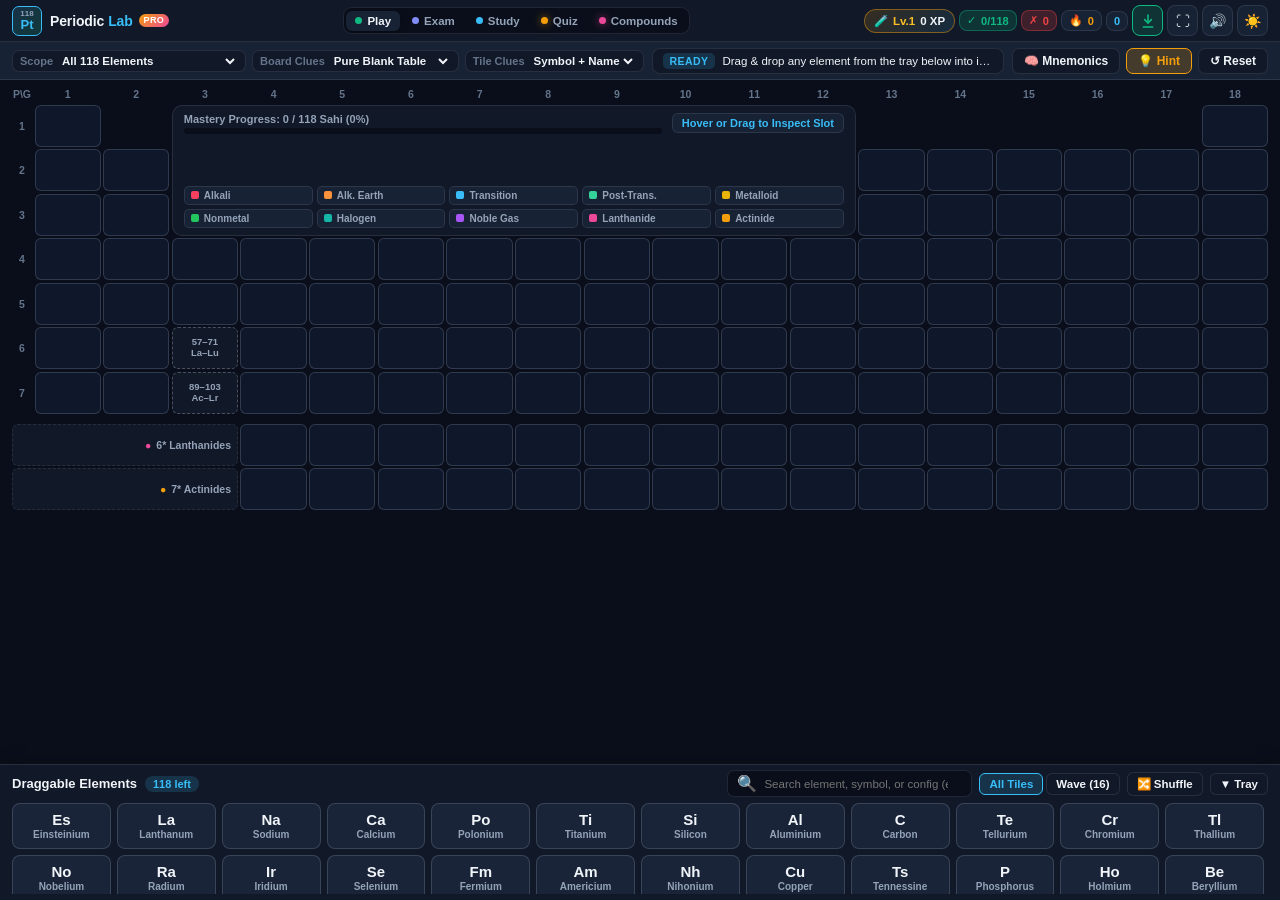
<file: index.html>
<!DOCTYPE html>
<html lang="en" data-theme="dark">
<head>
  <meta charset="UTF-8" />
  <meta name="viewport" content="width=device-width, initial-scale=1.0, viewport-fit=cover" />
  <meta name="theme-color" content="#090e1a" id="metaThemeColor" />
  <meta name="mobile-web-app-capable" content="yes" />
  <meta name="apple-mobile-web-app-capable" content="yes" />
  <meta name="apple-mobile-web-app-status-bar-style" content="black-translucent" />
  <title>Periodic Lab PRO — 118 Elements Arena, Quiz Battle &amp; Compound Lab</title>
  <link rel="icon" type="image/png" sizes="192x192" href="icons/icon-192.png" />
  <link rel="icon" type="image/svg+xml" href="icons/icon.svg" />
  <link rel="apple-touch-icon" sizes="192x192" href="icons/icon-192.png" />
  <link rel="manifest" href="manifest.webmanifest" />
  <script>
    (function () {
      var ua = navigator.userAgent || '';
      var shortest = Math.min(window.innerWidth || 9999, window.innerHeight || 9999);
      var isCoarse = Boolean(window.matchMedia && window.matchMedia('(pointer: coarse)').matches);
      var isPhone =
        /Android|webOS|iPhone|iPad|iPod|BlackBerry|IEMobile|Opera Mini|Mobile/i.test(ua) ||
        (isCoarse && shortest <= 960);
      window.__PT_IS_PHONE__ = isPhone;
      if (isPhone && window.innerHeight > window.innerWidth) {
        document.documentElement.classList.add('css-landscape');
      }
    })();
  </script>
  <link rel="stylesheet" href="css/style.css" />
  <link rel="stylesheet" href="css/pro-lab.css" />
</head>
<body>
  <!-- Cinematic Pro Boot Splash Screen (auto-fades in <0.9s or tap to skip) -->
  <div class="app-splash" id="appSplash" role="presentation">
    <div class="splash-atom-wrap" aria-hidden="true">
      <svg width="96" height="96" viewBox="0 0 120 120">
        <g class="splash-ring r1">
          <ellipse cx="60" cy="60" rx="50" ry="20" fill="none" stroke="#38bdf8" stroke-width="2.2" opacity="0.85" />
          <circle cx="110" cy="60" r="4" fill="#38bdf8" />
        </g>
        <g class="splash-ring r2" transform="rotate(60 60 60)">
          <ellipse cx="60" cy="60" rx="50" ry="20" fill="none" stroke="#10b981" stroke-width="2.2" opacity="0.85" />
          <circle cx="10" cy="60" r="4" fill="#10b981" />
        </g>
        <g class="splash-ring r3" transform="rotate(-60 60 60)">
          <ellipse cx="60" cy="60" rx="50" ry="20" fill="none" stroke="#f59e0b" stroke-width="2.2" opacity="0.85" />
          <circle cx="110" cy="60" r="4" fill="#f59e0b" />
        </g>
        <circle cx="60" cy="60" r="12" fill="#38bdf8" />
        <text x="60" y="64" text-anchor="middle" font-size="10" font-weight="900" fill="#090e1a">Pt</text>
      </svg>
    </div>
    <span class="splash-badge">⚡ PRO EDITION v2.0 · OFFLINE READY</span>
    <h2 class="splash-title">Periodic Table <span>Arena PRO</span></h2>
    <p class="splash-sub">118 Atoms · Desi Mnemonics · Trends Heatmap · JEE/NEET Quiz · Compound Lab</p>
    <div class="splash-progress-track"><div class="splash-progress-fill"></div></div>
  </div>

  <!-- Floating XP / Achievement Notification Toast -->
  <div class="pro-xp-toast" id="proXpToast" role="status" aria-live="polite"></div>

  <div class="app-shell">
    <!-- Top Navigation & Live Scoreboard -->
    <header class="topbar">
      <div class="brand">
        <div class="brand-icon" aria-hidden="true">
          <span class="atom-z">118</span>
          <span class="atom-sym">Pt</span>
        </div>
        <div class="brand-copy">
          <h1>Periodic <span>Lab</span> <em class="pro-tag-mini">PRO</em></h1>
        </div>
      </div>

      <!-- 5-Module Pro Mode Switcher (Compact single-word labels so all 5 fit everywhere!) -->
      <nav class="mode-tabs" role="tablist" aria-label="App Modules">
        <button class="mode-tab active" data-mode="live" role="tab" aria-selected="true" title="Live Drag &amp; Drop Sahi/Galat Arena">
          <span class="dot live-dot"></span> Play
        </button>
        <button class="mode-tab" data-mode="exam" role="tab" aria-selected="false" title="Fill Blank Periodic Table &amp; Grade Complete Exam Sheet">
          <span class="dot exam-dot"></span> Exam
        </button>
        <button class="mode-tab" data-mode="study" role="tab" aria-selected="false" title="3D Bohr Shells, Phase Simulator &amp; Periodic Trends Heatmaps">
          <span class="dot study-dot"></span> Study
        </button>
        <button class="mode-tab" data-mode="quiz" role="tab" aria-selected="false" title="Rapid JEE / NEET / NCERT Chemistry MCQ Battle">
          <span class="dot quiz-dot"></span> Quiz
        </button>
        <button class="mode-tab" data-mode="lab" role="tab" aria-selected="false" title="Molar Mass Calculator &amp; 24 Famous NCERT Compounds Lab">
          <span class="dot lab-dot"></span> Compounds
        </button>
      </nav>

      <!-- Live Telemetry, Rank XP & Settings -->
      <div class="stats-bar">
        <button class="xp-profile-btn" id="btnProfileXP" type="button" title="View Scientist Rank, XP &amp; Achievements">
          <span>🧪</span><span class="xp-lvl">Lv.1</span><span>0 XP</span>
        </button>

        <div class="stat-pill correct-pill" title="Correct placements (Sahi)">
          <span class="stat-icon">✓</span>
          <span class="stat-label">Sahi</span>
          <strong id="statCorrect">0/118</strong>
        </div>

        <button class="stat-pill wrong-pill" id="btnMistakes" type="button" title="Click to view your Galat (wrong) placement log">
          <span class="stat-icon">✗</span>
          <span class="stat-label">Galat</span>
          <strong id="statWrong">0</strong>
        </button>

        <div class="stat-pill streak-pill" title="Consecutive right drops">
          <span class="stat-icon">🔥</span>
          <strong id="statStreak">0</strong>
        </div>

        <div class="stat-pill score-pill" title="Current score">
          <span class="stat-label">Pts</span>
          <strong id="statScore">0</strong>
        </div>

        <div class="stat-pill timer-pill" title="Elapsed time">
          <strong id="statTimer">00:00</strong>
        </div>

        <button class="icon-btn install-top-btn" id="btnInstallApp" type="button" title="Download App (PWA / Android APK)" aria-label="Download App">
          <svg width="16" height="16" viewBox="0 0 24 24" fill="none" stroke="currentColor" stroke-width="2.4" stroke-linecap="round" stroke-linejoin="round" aria-hidden="true">
            <path d="M12 3v12" />
            <path d="m7 10 5 5 5-5" />
            <path d="M5 21h14" />
          </svg>
        </button>

        <button class="icon-btn mobile-only-btn" id="btnZoomToggle" type="button" title="Toggle Full Table Overview vs Thumb Zoom" aria-label="Toggle Table Zoom">
          🗺️
        </button>
        <button class="icon-btn mobile-only-btn" id="btnMobileFilters" type="button" title="Open Scope &amp; Clue Settings" aria-label="Toggle Settings">
          ⚙️
        </button>
        <button class="icon-btn" id="btnFullscreen" type="button" title="Fullscreen + Landscape Mode" aria-label="Toggle Fullscreen">
          ⛶
        </button>
        <button class="icon-btn" id="btnSound" type="button" title="Toggle Sound &amp; Haptics" aria-label="Toggle Sound Effects">
          🔊
        </button>
        <button class="icon-btn" id="btnTheme" type="button" title="Switch Light / Dark Lab Theme" aria-label="Switch Theme">
          ☀️
        </button>
      </div>
    </header>

    <!-- Secondary Control & Sahi/Galat Live Diagnostic Strip -->
    <section class="control-strip" aria-label="Game Controls and Live Feedback">
      <!-- Game Customizers (Hidden in Study Mode) -->
      <div class="controls-left" id="playControls">
        <label class="compact-select">
          <span>Scope</span>
          <select id="scopeSelect">
            <option value="all">All 118 Elements</option>
            <option value="first20">First 20 (Z = 1–20)</option>
            <option value="first36">First 36 (Periods 1–4)</option>
            <option value="sp">s &amp; p Block (Main Group)</option>
            <option value="d">d-Block (Transition)</option>
            <option value="f">f-Block (Lanthanide/Actinide)</option>
          </select>
        </label>

        <label class="compact-select">
          <span>Board Clues</span>
          <select id="boardClueSelect">
            <option value="blank">Pure Blank Table</option>
            <option value="numbers">Show Atomic # (Z)</option>
            <option value="categories">Category Outlines</option>
          </select>
        </label>

        <label class="compact-select">
          <span>Tile Clues</span>
          <select id="tileClueSelect">
            <option value="both">Symbol + Name</option>
            <option value="symbol">Symbol Only</option>
            <option value="name">Name Only</option>
            <option value="config">Electron Config</option>
          </select>
        </label>
      </div>

      <!-- Study & Periodic Trends Controls -->
      <div class="controls-left hidden" id="studyControls">
        <div class="block-pills" role="group" aria-label="Filter by orbital block">
          <button type="button" class="block-pill active" data-block="all">All</button>
          <button type="button" class="block-pill" data-block="s">s</button>
          <button type="button" class="block-pill" data-block="p">p</button>
          <button type="button" class="block-pill" data-block="d">d</button>
          <button type="button" class="block-pill" data-block="f">f</button>
        </div>

        <label class="compact-select">
          <span>Heatmap</span>
          <select id="trendSelect">
            <option value="none">🎨 Category Colors</option>
            <option value="en">🧲 Electronegativity</option>
            <option value="radius">📏 Atomic Radius (pm)</option>
            <option value="ie">⚡ Ionization Energy</option>
            <option value="melt">🔥 Melting Point (K)</option>
          </select>
        </label>

        <div class="trend-legend-bar hidden" id="trendLegendBar">
          <span id="trendMinLabel">Low</span>
          <div class="trend-ramp"></div>
          <span id="trendMaxLabel">High</span>
        </div>

        <div class="temp-control">
          <label for="tempSlider">Temp: <strong id="tempReadout">298 K (25 °C)</strong></label>
          <input type="range" id="tempSlider" min="0" max="6000" value="298" step="10" />
          <button type="button" class="chip-btn" id="btnResetTemp" title="Reset to standard room temperature (298 K)">STP</button>
        </div>
      </div>

      <!-- Live Sahi / Galat Feedback Banner -->
      <div class="feedback-banner neutral" id="feedbackBanner" role="status" aria-live="polite">
        <span class="feedback-badge" id="feedbackBadge">READY</span>
        <span class="feedback-text" id="feedbackText">
          Drag &amp; drop any element from the tray below into its correct slot on the blank Periodic Table!
        </span>
        <button type="button" class="feedback-action hidden" id="btnFeedbackInspect">Inspect Atom ↗</button>
      </div>

      <!-- Action Buttons -->
      <div class="controls-right">
        <button type="button" class="action-btn check-btn hidden" id="btnCheckExam">
          ✓ Check Sahi / Galat <span id="unverifiedCount">(0)</span>
        </button>
        <button type="button" class="action-btn ghost-btn" id="btnMnemonics" title="Open Desi Hinglish Mnemonics Trainer (Shortcut: M)">
          🧠 Mnemonics
        </button>
        <button type="button" class="action-btn hint-btn" id="btnHint" title="Highlight target slot for selected or next element (Shortcut: H)">
          💡 Hint
        </button>
        <button type="button" class="action-btn ghost-btn" id="btnReset" title="Reset current challenge">
          ↺ Reset
        </button>
      </div>
    </section>

    <!-- Main Periodic Table Canvas -->
    <main class="board-wrapper">
      <div class="periodic-scroll">
        <div class="periodic-grid" id="periodicGrid" aria-label="Periodic Table of Elements">
          <!-- Dynamically populated by js/app.js -->
        </div>
      </div>
    </main>

    <!-- PRO MODULE 4: Rapid Quiz Battle Stage (JEE / NEET / NCERT) -->
    <section class="pro-stage hidden" id="quizStageView" aria-label="Chemistry Quiz Battle Arena">
      <div class="quiz-shell">
        <div class="quiz-topbar">
          <div class="quiz-cats" role="tablist">
            <button type="button" class="block-pill active" data-quiz-cat="mixed">🔥 Mixed Pro</button>
            <button type="button" class="block-pill" data-quiz-cat="atomic">⚛️ Atomic # &amp; Latin</button>
            <button type="button" class="block-pill" data-quiz-cat="config">🧬 Config &amp; Exceptions</button>
            <button type="button" class="block-pill" data-quiz-cat="group">🧭 Group &amp; Period</button>
            <button type="button" class="block-pill" data-quiz-cat="trends">📈 JEE/NEET Trends</button>
          </div>

          <div class="quiz-stats-row">
            <button type="button" class="chip-btn active" id="btnQuizTimerMode">⏱️ 15s Blitz: ON</button>
            <span class="quiz-pill">Score: <strong id="quizScoreVal">0</strong></span>
            <span class="quiz-pill">Streak: <strong id="quizStreakVal">0🔥</strong></span>
            <span class="quiz-pill">Accuracy: <strong id="quizAccVal">0/0 (100%)</strong></span>
          </div>
        </div>

        <div class="quiz-card">
          <div class="quiz-timer-track" id="quizTimerTrack">
            <div class="quiz-timer-fill" id="quizTimerFill"></div>
          </div>

          <div class="quiz-q-header">
            <h2 class="quiz-question-text" id="quizQuestionText">Loading Chemistry Battle Question...</h2>
            <div class="quiz-lifelines">
              <button type="button" class="chip-btn" id="btnQuizSpeak" title="Listen to question aloud">🔊</button>
              <button type="button" class="chip-btn" id="btnQuiz5050" title="Remove 2 wrong options">✂️ 50:50</button>
              <button type="button" class="chip-btn" id="btnQuizHint" title="Reveal smart clue / mnemonic">💡 Clue</button>
            </div>
          </div>

          <div class="quiz-hint-box hidden" id="quizHintBox"></div>
          <div class="quiz-options-grid" id="quizOptionsGrid"></div>

          <div class="quiz-explain-bar hidden" id="quizExplainBar">
            <div id="quizExplainText" style="flex:1;min-width:220px"></div>
            <button type="button" class="action-btn check-btn" id="btnNextQuizQ">Next Question →</button>
          </div>
        </div>
      </div>
    </section>

    <!-- PRO MODULE 5: Molar Mass & Famous NCERT Compounds Lab -->
    <section class="pro-stage hidden" id="labStageView" aria-label="Molar Mass and Compound Lab">
      <div class="lab-grid">
        <div class="lab-panel">
          <h3>
            <span>⚗️ Live Molar Mass &amp; Composition Analyzer</span>
            <small style="color:var(--text-secondary);font-weight:600">Supports (), [] &amp; .5H2O hydrates</small>
          </h3>

          <form class="formula-input-row" id="labFormulaForm" autocomplete="off">
            <input
              type="text"
              class="formula-field mono"
              id="labFormulaInput"
              value="CuSO4.5H2O"
              placeholder="e.g. H2SO4, CuSO4.5H2O, K4[Fe(CN)6], C6H12O6"
            />
            <button type="submit" class="action-btn check-btn">Analyze ⚛️</button>
          </form>

          <div class="element-keypad" id="labKeypad" aria-label="Quick element formula buttons"></div>
          <div id="labResultContainer"></div>
        </div>

        <div class="lab-panel">
          <h3>
            <span>📚 Famous NCERT / JEE / NEET Compounds (24)</span>
          </h3>

          <input
            type="search"
            class="formula-field"
            id="labCompoundSearch"
            style="font-size:13px;padding:7px 11px"
            placeholder="Search Baking Soda, Alum, Mohr Salt, KMnO4, Cisplatin..."
          />

          <div class="block-pills" style="flex-wrap:wrap">
            <button type="button" class="block-pill active" data-comp-tag="All">All</button>
            <button type="button" class="block-pill" data-comp-tag="Everyday">Everyday</button>
            <button type="button" class="block-pill" data-comp-tag="Industrial">Industrial</button>
            <button type="button" class="block-pill" data-comp-tag="Lab Reagent">Reagents</button>
            <button type="button" class="block-pill" data-comp-tag="Hydrate Salt">Hydrates</button>
            <button type="button" class="block-pill" data-comp-tag="Coordination">Complexes</button>
          </div>

          <div class="compounds-list" id="labCompoundsList"></div>
        </div>
      </div>
    </section>

    <!-- Bottom Draggable Element Dock -->
    <section class="tray-dock" id="trayDock" aria-label="Draggable Elements Tray">
      <div class="tray-header">
        <div class="tray-title-group">
          <h2>Draggable Elements</h2>
          <span class="remaining-pill" id="remainingCount">118 left</span>
          <span class="selected-indicator hidden" id="selectedTileBanner"></span>
        </div>

        <div class="tray-tools">
          <div class="search-box">
            <span class="search-icon" aria-hidden="true">🔍</span>
            <input
              type="search"
              id="traySearch"
              placeholder="Search element, symbol, or config (e.g. Na, Iron, 3s¹)..."
              autocomplete="off"
            />
          </div>

          <div class="deck-toggle" role="group" aria-label="Tray display mode">
            <button type="button" class="chip-btn active" id="btnDeckAll" title="Show all remaining unplaced tiles">All Tiles</button>
            <button type="button" class="chip-btn" id="btnDeckWave" title="Focus on 16 tiles at a time">Wave (16)</button>
          </div>

          <button type="button" class="chip-btn" id="btnShuffle" title="Shuffle element tiles randomly">
            🔀 Shuffle
          </button>

          <button type="button" class="chip-btn" id="btnToggleTray" title="Minimize or expand Element Tray for full table view">
            ▼ Tray
          </button>
        </div>
      </div>

      <div class="tray-tiles" id="trayTiles"></div>
    </section>
  </div>

  <!-- Quick Slot Input Popover -->
  <div class="slot-quick-input hidden" id="slotQuickModal">
    <form id="slotQuickForm" autocomplete="off">
      <div class="quick-header">
        <strong id="slotQuickTitle">Period 1 · Group 1</strong>
        <button type="button" class="close-mini" id="btnCloseQuick" aria-label="Close">×</button>
      </div>
      <div class="quick-row">
        <input type="text" id="slotQuickField" placeholder="Type symbol or name (e.g. Na)" maxlength="20" />
        <button type="submit" class="quick-submit">Place</button>
      </div>
      <small class="quick-hint">Or drag/click any element tile from the tray below</small>
    </form>
  </div>

  <!-- Enhanced Pro Element Inspector Modal (Bohr Shells + Audio Voice + Side-by-Side Comparator) -->
  <div class="modal-backdrop hidden" id="inspectorBackdrop" role="dialog" aria-modal="true" aria-labelledby="inspName">
    <div class="modal-card inspector-card">
      <button type="button" class="modal-close" id="btnCloseInspector" aria-label="Close Inspector">×</button>
      <div class="inspector-grid">
        <div class="bohr-panel">
          <div class="element-hero-badge" id="inspBadge">
            <span class="hero-z" id="inspZ">11</span>
            <strong class="hero-sym" id="inspSym">Na</strong>
            <span class="hero-mass" id="inspMass">22.990</span>
          </div>
          <div class="bohr-svg-wrap" id="bohrContainer" aria-label="Bohr Atomic Shell Diagram"></div>
          <div class="shells-pill" id="inspShells">Shells: 2 · 8 · 1</div>
        </div>

        <div class="details-panel">
          <div class="insp-title-row">
            <div class="cat-tag" id="inspCategory">Alkali Metal</div>
            <button type="button" class="chip-btn" id="btnSpeakElement" title="Pronounce element details aloud">🔊 Speak</button>
          </div>
          <h2 id="inspName" style="margin:6px 0">Sodium</h2>
          <p class="insp-fact" id="inspFact"></p>
          <div class="insp-mnem-box hidden" id="inspMnemonic"></div>

          <dl class="specs-grid">
            <div><dt>Atomic Number (Z)</dt><dd id="specZ">11</dd></div>
            <div><dt>Atomic Mass</dt><dd id="specMass">22.990 u</dd></div>
            <div><dt>Period &amp; Group</dt><dd id="specPG">Period 3, Group 1</dd></div>
            <div><dt>Orbital Block</dt><dd id="specBlock">s-block</dd></div>
            <div><dt>Electron Config</dt><dd id="specConfig" class="mono">[Ne] 3s¹</dd></div>
            <div><dt>Standard State</dt><dd id="specPhase">Solid</dd></div>
            <div><dt>Melting / Boiling</dt><dd id="specMeltBoil">371 K / 1156 K</dd></div>
            <div><dt>Electronegativity</dt><dd id="specEN">0.93 · Discovered 1807</dd></div>
            <div><dt>Atomic Radius</dt><dd id="specRadius">190 pm</dd></div>
            <div><dt>1st Ionization</dt><dd id="specIonization">496 kJ/mol</dd></div>
            <div><dt>Oxidation States</dt><dd id="specOxidation">+1</dd></div>
          </dl>

          <div class="compare-section">
            <div class="compare-header-row">
              <strong style="font-size:12.5px">⚖️ Head-to-Head Compare:</strong>
              <select class="compare-select" id="compareElementSelect" aria-label="Compare with another element"></select>
            </div>
            <div class="compare-bars" id="compareBarsContainer"></div>
          </div>
        </div>
      </div>
    </div>
  </div>

  <!-- Scientist Profile, Ranks & 12 Achievements Modal -->
  <div class="modal-backdrop hidden" id="profileBackdrop" role="dialog" aria-modal="true" aria-labelledby="profRankTitle">
    <div class="modal-card profile-card">
      <button type="button" class="modal-close" id="btnCloseProfile" aria-label="Close Profile">×</button>
      <div class="profile-hero">
        <div style="display:flex;align-items:center;gap:12px;width:100%">
          <span id="profRankIcon" style="font-size:38px">🧪</span>
          <div style="flex:1">
            <h2 id="profRankTitle" style="margin:0;font-size:19px">Lv.1 · Lab Cadet</h2>
            <small id="profXpSub" style="color:var(--text-secondary)">0 / 150 XP</small>
            <div class="profile-xp-bar"><div class="profile-xp-fill" id="profXpFill" style="width:0%"></div></div>
          </div>
        </div>
      </div>

      <div class="profile-stats-grid">
        <div class="p-stat-box"><strong id="profSolvedStat">0</strong><span>Atoms Placed</span></div>
        <div class="p-stat-box"><strong id="profQuizStat">0</strong><span>Quiz Sahi</span></div>
        <div class="p-stat-box"><strong id="profStreakStat">0x</strong><span>Best Streak</span></div>
        <div class="p-stat-box"><strong id="profBadgesStat">0/12</strong><span>Trophies Won</span></div>
      </div>

      <h3 style="margin:0 0 8px;font-size:14px">🏆 Unlockable Chemistry Trophies</h3>
      <div class="badges-grid" id="profBadgesGrid"></div>
    </div>
  </div>

  <!-- Mistake History Modal -->
  <div class="modal-backdrop hidden" id="mistakesBackdrop" role="dialog" aria-modal="true" aria-labelledby="mistakesTitle">
    <div class="modal-card mistakes-card">
      <button type="button" class="modal-close" id="btnCloseMistakes" aria-label="Close Mistake Log">×</button>
      <h2 id="mistakesTitle">Galat Placement Review Log</h2>
      <p class="modal-sub">Review every wrong attempt alongside the element’s true Periodic Table position.</p>
      <div class="mistakes-list" id="mistakesList"></div>
    </div>
  </div>

  <!-- Challenge Completion Modal -->
  <div class="modal-backdrop hidden" id="winBackdrop" role="dialog" aria-modal="true" aria-labelledby="winTitle">
    <div class="modal-card win-card">
      <button type="button" class="modal-close" id="btnCloseWin" aria-label="Close Summary">×</button>
      <div class="win-badge">🏆 CHALLENGE COMPLETE!</div>
      <h2 id="winTitle">Shandar! Periodic Table Mastered!</h2>
      <p class="modal-sub" id="winSubtitle">You placed every single target element accurately.</p>
      <div class="win-metrics">
        <div><span>Final Score</span><strong id="winScore">0</strong></div>
        <div><span>Accuracy</span><strong id="winAccuracy">100%</strong></div>
        <div><span>Sahi / Galat</span><strong id="winRatio">20 / 0</strong></div>
        <div><span>Time Taken</span><strong id="winTime">01:24</strong></div>
      </div>
      <div class="win-actions">
        <button type="button" class="action-btn check-btn" id="btnPlayAgain">↻ Play Again</button>
        <button type="button" class="action-btn ghost-btn" id="btnExploreAfterWin">🔬 Explore in Study Mode</button>
      </div>
    </div>
  </div>

  <!-- Desi Mnemonics Trainer Modal -->
  <div class="modal-backdrop hidden" id="mnemonicsBackdrop" role="dialog" aria-modal="true" aria-labelledby="mnemonicsTitle">
    <div class="modal-card mnemonics-card">
      <button type="button" class="modal-close" id="btnCloseMnemonics" aria-label="Close Mnemonics">×</button>
      <div class="mnem-header">
        <div>
          <h2 id="mnemonicsTitle" style="margin:0;font-size:20px">🧠 Desi Periodic Table Mnemonics Studio</h2>
          <p class="modal-sub" style="margin:3px 0 0">Har series ke 3 options me se pasandida chuno, ya <strong>✏️ Khud Likho / Edit</strong> se apna mnemonic save karo!</p>
        </div>
        <div class="mnem-header-actions">
          <button type="button" class="chip-btn" id="btnMnemSelfTest" title="Hide symbols and click chips to flip &amp; test yourself!">
            🙈 Self-Test
          </button>
          <button type="button" class="action-btn check-btn" id="btnPracticeBlock">🎯 Practice d-Block Now</button>
        </div>
      </div>

      <div class="mnem-tabs" role="tablist">
        <button type="button" class="block-pill active" data-mnem-tab="d">d-Block (Row-wise 3d–6d)</button>
        <button type="button" class="block-pill" data-mnem-tab="d_groups">d-Block (Column G3–G12)</button>
        <button type="button" class="block-pill" data-mnem-tab="sp">s &amp; p Block (Groups 1–18)</button>
        <button type="button" class="block-pill" data-mnem-tab="f">f-Block (Lanthanide &amp; Actinide)</button>
      </div>

      <div class="mnem-body" id="mnemonicsBody"></div>
    </div>
  </div>

  <!-- Download App / PWA & Android APK Modal -->
  <div class="modal-backdrop hidden" id="installBackdrop" role="dialog" aria-modal="true" aria-labelledby="installTitle">
    <div class="modal-card install-card">
      <button type="button" class="modal-close" id="btnCloseInstall" aria-label="Close Download Menu">×</button>
      <div class="install-hero">
        <img src="icons/icon-192.png" alt="Periodic Lab PRO Icon" width="56" height="56" class="install-app-logo" />
        <div>
          <h2 id="installTitle" style="margin:0;font-size:20px">📲 Download Periodic Lab PRO (v2.0)</h2>
          <p class="modal-sub" style="margin:3px 0 0">Full 5-Module Offline App — Android Phone, Tablet ya PC par install karein!</p>
        </div>
      </div>

      <div style="margin-bottom:12px;border-radius:12px;overflow:hidden;border:1px solid var(--border-subtle);max-height:135px">
        <img src="icons/feature-banner.png" alt="Periodic Lab PRO Banner" style="width:100%;height:135px;object-fit:cover;display:block" loading="lazy" />
      </div>

      <div class="install-options-grid">
        <div class="install-opt-box apk-box">
          <span class="install-tag apk-tag">ANDROID .APK v2.0 PRO</span>
          <h3>📦 Download Android APK</h3>
          <p>Standalone <strong>Periodic Lab PRO v2.0 .apk</strong> install karein — Quiz, Trends, Compound Lab &amp; 118 Atoms <strong>100% Offline</strong>!</p>
          <a href="download/Periodic-Table-Arena.apk" download="Periodic-Table-Arena.apk" class="action-btn check-btn install-full-btn" id="linkDownloadApk">
            ⬇ Download PRO APK (Android)
          </a>
          <small class="install-note">Tip: Install karte waqt Android "Unknown App / Play Protect" puche toh <strong>"Install anyway"</strong> tap karein.</small>
        </div>

        <div class="install-opt-box pwa-box">
          <span class="install-tag pwa-tag">CHROME / iOS / PC PWA</span>
          <h3>⚡ Instant PWA Install</h3>
          <p>Zero security warning ke saath 1-tap mein Home Screen &amp; App Drawer par native WebApp install karein!</p>
          <button type="button" class="action-btn ghost-btn install-full-btn" id="btnTriggerPwa" style="border-color:var(--accent);color:var(--accent)">
            📲 Install PRO PWA Now
          </button>
          <small class="install-note" id="pwaStatusNote">Works offline on Android Chrome, Edge, iPad &amp; Desktop.</small>
        </div>
      </div>
    </div>
  </div>

  <script src="js/elements-data.js"></script>
  <script src="js/chemistry-pro-data.js"></script>
  <script src="js/mnemonics-data.js"></script>
  <script src="js/sound.js"></script>
  <script src="js/app.js"></script>
  <script src="js/pro-lab.js"></script>
</body>
</html>
</file>
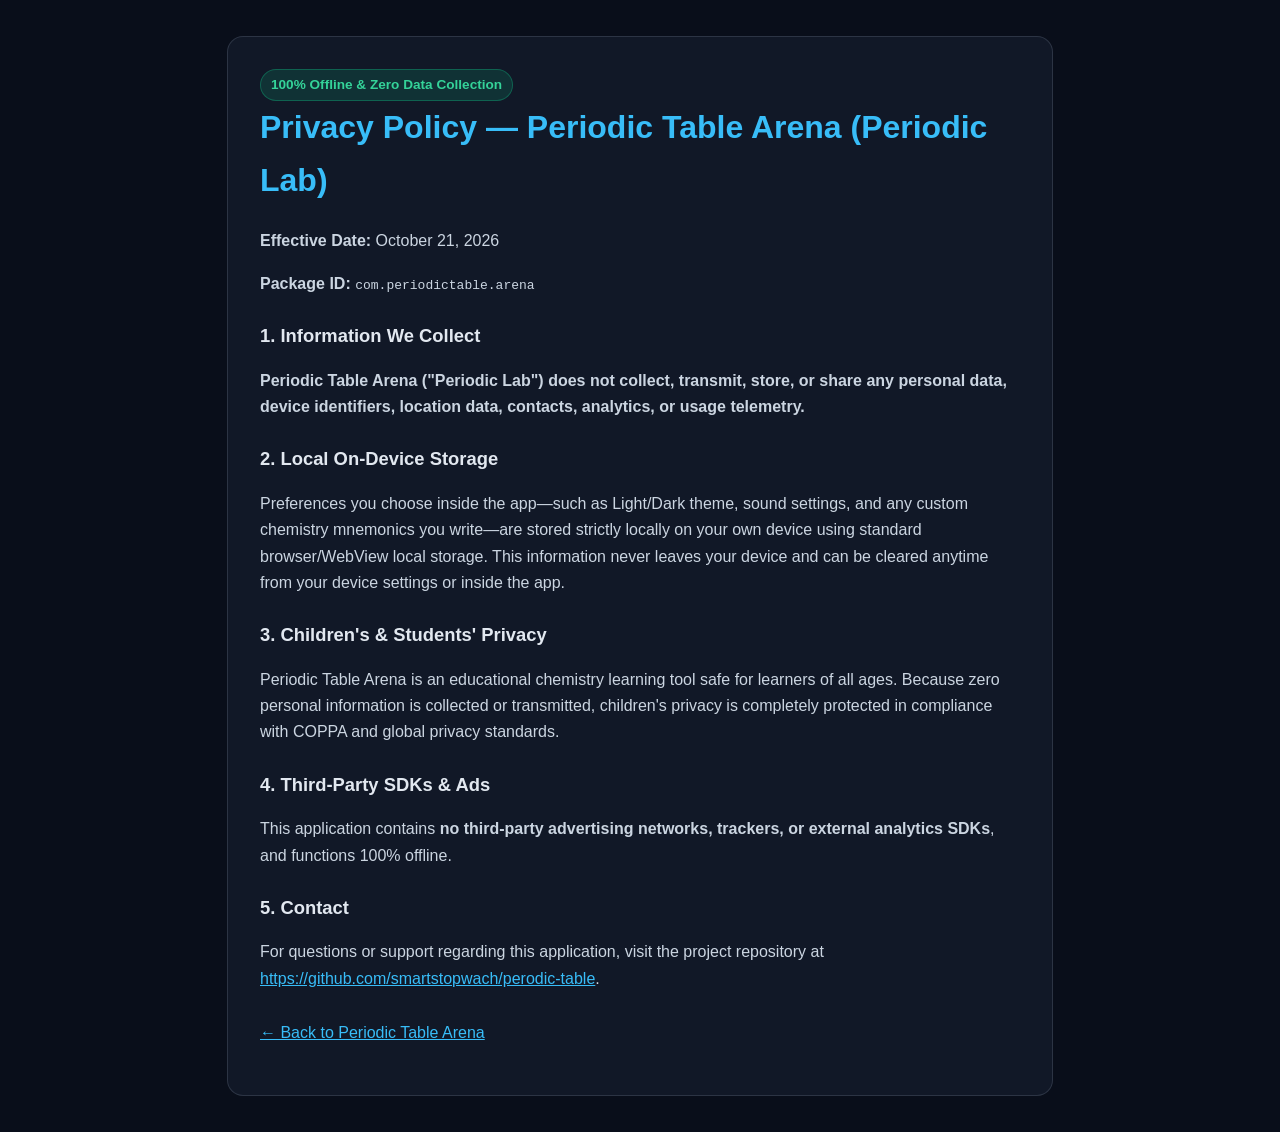
<file: privacy-policy.html>
<!DOCTYPE html>
<html lang="en">
<head>
  <meta charset="UTF-8" />
  <meta name="viewport" content="width=device-width, initial-scale=1.0" />
  <title>Privacy Policy — Periodic Table Arena (Periodic Lab)</title>
  <style>
    body {
      margin: 0;
      font-family: -apple-system, BlinkMacSystemFont, "Segoe UI", Roboto, sans-serif;
      background: #090e1a;
      color: #f1f5f9;
      line-height: 1.65;
      padding: 36px 20px;
    }
    .card {
      max-width: 760px;
      margin: 0 auto;
      background: #111827;
      border: 1px solid rgba(148, 163, 184, 0.2);
      border-radius: 16px;
      padding: 32px;
    }
    h1 { color: #38bdf8; margin-top: 0; }
    h2 { color: #e2e8f0; margin-top: 24px; font-size: 1.15rem; }
    p, li { color: #cbd5e1; }
    a { color: #38bdf8; }
    .badge {
      display: inline-block;
      background: rgba(16, 185, 129, 0.16);
      color: #34d399;
      border: 1px solid rgba(16, 185, 129, 0.35);
      padding: 4px 10px;
      border-radius: 999px;
      font-size: 0.85rem;
      font-weight: 600;
    }
  </style>
</head>
<body>
  <main class="card">
    <span class="badge">100% Offline &amp; Zero Data Collection</span>
    <h1>Privacy Policy — Periodic Table Arena (Periodic Lab)</h1>
    <p><strong>Effective Date:</strong> October 21, 2026</p>
    <p><strong>Package ID:</strong> <code>com.periodictable.arena</code></p>

    <h2>1. Information We Collect</h2>
    <p>
      <strong>Periodic Table Arena ("Periodic Lab") does not collect, transmit, store, or share any personal data, device identifiers, location data, contacts, analytics, or usage telemetry.</strong>
    </p>

    <h2>2. Local On-Device Storage</h2>
    <p>
      Preferences you choose inside the app—such as Light/Dark theme, sound settings, and any custom chemistry mnemonics you write—are stored strictly locally on your own device using standard browser/WebView local storage. This information never leaves your device and can be cleared anytime from your device settings or inside the app.
    </p>

    <h2>3. Children's &amp; Students' Privacy</h2>
    <p>
      Periodic Table Arena is an educational chemistry learning tool safe for learners of all ages. Because zero personal information is collected or transmitted, children's privacy is completely protected in compliance with COPPA and global privacy standards.
    </p>

    <h2>4. Third-Party SDKs &amp; Ads</h2>
    <p>
      This application contains <strong>no third-party advertising networks, trackers, or external analytics SDKs</strong>, and functions 100% offline.
    </p>

    <h2>5. Contact</h2>
    <p>
      For questions or support regarding this application, visit the project repository at
      <a href="https://github.com/smartstopwach/perodic-table">https://github.com/smartstopwach/perodic-table</a>.
    </p>

    <p style="margin-top: 28px;"><a href="./index.html">&larr; Back to Periodic Table Arena</a></p>
  </main>
</body>
</html>
</file>
<file: css/style.css>
/* ==========================================================================
   Periodic Table Arena — Modern Scientific Lab Design System
   Desktop · iPad/Android Tablet · Android Phone (Portrait, Landscape & Fullscreen)
   ========================================================================== */

:root,
[data-theme="dark"] {
  --bg-app: #090e1a;
  --bg-surface: #111827;
  --bg-elevated: #182235;
  --bg-slot: #0f172a;
  --bg-slot-hover: #1a2742;
  --bg-slot-locked: rgba(15, 23, 42, 0.42);
  --bg-tile: #192438;
  --bg-tile-hover: #22314c;

  --text-primary: #f1f5f9;
  --text-secondary: #94a3b8;
  --text-muted: #64748b;

  --border-subtle: rgba(148, 163, 184, 0.16);
  --border-slot: rgba(148, 163, 184, 0.25);
  --border-strong: rgba(148, 163, 184, 0.42);

  --accent: #38bdf8;
  --accent-soft: rgba(56, 189, 248, 0.16);
  --correct: #10b981;
  --correct-soft: rgba(16, 185, 129, 0.18);
  --wrong: #ef4444;
  --wrong-soft: rgba(239, 68, 68, 0.2);
  --warning: #f59e0b;
  --warning-soft: rgba(245, 158, 11, 0.2);
  --exam: #818cf8;
  --exam-soft: rgba(129, 140, 248, 0.2);

  --shadow-sm: 0 2px 8px rgba(0, 0, 0, 0.28);
  --shadow-lg: 0 20px 50px rgba(0, 0, 0, 0.58);
}

[data-theme="light"] {
  --bg-app: #edf2f7;
  --bg-surface: #ffffff;
  --bg-elevated: #f1f5f9;
  --bg-slot: #f8fafc;
  --bg-slot-hover: #e0f2fe;
  --bg-slot-locked: rgba(203, 213, 225, 0.55);
  --bg-tile: #ffffff;
  --bg-tile-hover: #f0f9ff;

  --text-primary: #0f172a;
  --text-secondary: #475569;
  --text-muted: #64748b;

  --border-subtle: rgba(15, 23, 42, 0.13);
  --border-slot: #cbd5e1;
  --border-strong: #94a3b8;

  --accent: #0284c7;
  --accent-soft: rgba(2, 132, 199, 0.14);
  --correct: #059669;
  --correct-soft: rgba(5, 150, 105, 0.14);
  --wrong: #dc2626;
  --wrong-soft: rgba(220, 38, 38, 0.13);
  --warning: #b45309;
  --warning-soft: rgba(245, 158, 11, 0.16);
  --exam: #4f46e5;
  --exam-soft: rgba(79, 70, 229, 0.13);

  --shadow-sm: 0 1px 4px rgba(15, 23, 42, 0.08);
  --shadow-lg: 0 18px 42px rgba(15, 23, 42, 0.18);
}

:root {
  --cat-alkali-metal: #f43f5e;
  --cat-alkaline-earth: #fb923c;
  --cat-transition-metal: #38bdf8;
  --cat-post-transition: #34d399;
  --cat-metalloid: #eab308;
  --cat-nonmetal: #22c55e;
  --cat-halogen: #14b8a6;
  --cat-noble-gas: #a855f7;
  --cat-lanthanide: #ec4899;
  --cat-actinide: #f59e0b;
}

*,
*::before,
*::after {
  box-sizing: border-box;
  -webkit-tap-highlight-color: transparent;
}

html,
body {
  margin: 0;
  padding: 0;
  height: 100%;
  font-family: -apple-system, BlinkMacSystemFont, "Segoe UI", Roboto, "Helvetica Neue", Arial, sans-serif;
  background: var(--bg-app);
  color: var(--text-primary);
  -webkit-font-smoothing: antialiased;
}

button,
select,
input,
textarea {
  font-family: inherit;
  color: inherit;
  touch-action: manipulation;
}

.mobile-only-btn {
  display: none !important;
}

.hidden {
  display: none !important;
}

.mono {
  font-family: "SF Mono", "Cascadia Code", "Fira Code", Consolas, monospace;
}

/* ==========================================================================
   Main App Viewport Shell
   Fits 100vh on tall desktop AND scrolls vertically smoothly on mobile/fullscreen!
   ========================================================================== */

.app-shell {
  display: flex;
  flex-direction: column;
  height: 100vh;
  height: 100dvh;
  padding-top: env(safe-area-inset-top, 0px);
  padding-left: env(safe-area-inset-left, 0px);
  padding-right: env(safe-area-inset-right, 0px);
  overflow-y: auto;
  overflow-x: hidden;
  -webkit-overflow-scrolling: touch;
}

/* Top Bar — Ultra-compact single-row Pro header */
.topbar {
  display: flex;
  align-items: center;
  justify-content: space-between;
  gap: 8px;
  padding: 4px 12px;
  background: var(--bg-surface);
  border-bottom: 1px solid var(--border-subtle);
  flex-shrink: 0;
  min-height: 42px;
}

.brand {
  display: flex;
  align-items: center;
  gap: 8px;
  flex-shrink: 0;
  white-space: nowrap;
}

.brand-icon {
  width: 30px;
  height: 30px;
  border-radius: 7px;
  background: linear-gradient(135deg, var(--accent-soft), rgba(16, 185, 129, 0.2));
  border: 1px solid var(--accent);
  display: flex;
  flex-direction: column;
  align-items: center;
  justify-content: center;
  line-height: 1;
  flex-shrink: 0;
}

.brand-icon .atom-z {
  font-size: 8px;
  color: var(--text-secondary);
  font-weight: 700;
}

.brand-icon .atom-sym {
  font-size: 13px;
  font-weight: 800;
  color: var(--accent);
}

.brand-copy {
  display: flex;
  align-items: center;
  white-space: nowrap;
}

.brand-copy h1 {
  margin: 0;
  font-size: 14px;
  font-weight: 800;
  letter-spacing: -0.01em;
  white-space: nowrap;
  display: inline-flex;
  align-items: center;
  gap: 4px;
}

.brand-copy h1 span {
  color: var(--accent);
}

.brand-copy p {
  display: none;
}

/* Mode Tabs */
.mode-tabs {
  display: flex;
  align-items: center;
  gap: 3px;
  background: var(--bg-app);
  padding: 2.5px;
  border-radius: 9px;
  border: 1px solid var(--border-subtle);
  overflow-x: auto;
  scrollbar-width: none;
  min-width: 0;
  max-width: 100%;
}

.mode-tabs::-webkit-scrollbar {
  display: none;
}

.mode-tab {
  display: inline-flex;
  align-items: center;
  gap: 5px;
  padding: 4px 9px;
  font-size: 11.5px;
  font-weight: 600;
  border: none;
  border-radius: 6px;
  background: transparent;
  color: var(--text-secondary);
  cursor: pointer;
  transition: all 0.16s ease;
  white-space: nowrap;
  flex-shrink: 0;
}

.mode-tab:hover {
  color: var(--text-primary);
}

.mode-tab.active {
  background: var(--bg-elevated);
  color: var(--text-primary);
  box-shadow: var(--shadow-sm);
}

.dot {
  width: 7px;
  height: 7px;
  border-radius: 50%;
}
.live-dot { background: var(--correct); }
.exam-dot { background: var(--exam); }
.study-dot { background: var(--accent); }

/* Stats Pills */
.stats-bar {
  display: flex;
  align-items: center;
  gap: 6px;
  flex-shrink: 0;
}

.stat-pill {
  display: inline-flex;
  align-items: center;
  gap: 5px;
  padding: 4px 9px;
  border-radius: 8px;
  font-size: 12px;
  background: var(--bg-elevated);
  border: 1px solid var(--border-subtle);
  white-space: nowrap;
}

.stat-pill .stat-label {
  color: var(--text-secondary);
  font-size: 11px;
}

.correct-pill {
  border-color: rgba(16, 185, 129, 0.38);
  background: var(--correct-soft);
}
.correct-pill strong,
.correct-pill .stat-icon {
  color: var(--correct);
}

.wrong-pill {
  border-color: rgba(239, 68, 68, 0.38);
  background: var(--wrong-soft);
  cursor: pointer;
  transition: transform 0.14s ease;
}
.wrong-pill:hover {
  transform: translateY(-1px);
}
.wrong-pill strong,
.wrong-pill .stat-icon {
  color: var(--wrong);
}

.streak-pill strong {
  color: var(--warning);
}

.score-pill strong {
  color: var(--accent);
}

.timer-pill strong {
  font-variant-numeric: tabular-nums;
}

.icon-btn {
  width: 31px;
  height: 31px;
  border-radius: 8px;
  border: 1px solid var(--border-subtle);
  background: var(--bg-elevated);
  cursor: pointer;
  display: inline-flex;
  align-items: center;
  justify-content: center;
  font-size: 14px;
  transition: background 0.15s ease, border-color 0.15s ease;
}
.icon-btn:hover {
  background: var(--bg-tile-hover);
  border-color: var(--border-strong);
}

.install-top-btn {
  background: var(--correct-soft);
  border-color: var(--correct);
  color: var(--correct);
}
.install-top-btn:hover {
  background: var(--correct);
  color: #ffffff;
  border-color: var(--correct);
}

/* ==========================================================================
   Secondary Control & Live Sahi/Galat Strip
   ========================================================================== */

.control-strip {
  display: flex;
  align-items: center;
  justify-content: space-between;
  flex-wrap: wrap;
  gap: 6px 8px;
  padding: 5px 12px;
  background: var(--bg-elevated);
  border-bottom: 1px solid var(--border-subtle);
  flex-shrink: 0;
  min-height: 38px;
}

.controls-left,
.controls-right {
  display: flex;
  align-items: center;
  flex-wrap: wrap;
  gap: 6px;
}

.compact-select {
  display: inline-flex;
  align-items: center;
  gap: 5px;
  background: var(--bg-surface);
  border: 1px solid var(--border-subtle);
  border-radius: 7px;
  padding: 3px 7px;
  font-size: 11px;
}

.compact-select span {
  color: var(--text-muted);
  font-weight: 600;
}

.compact-select select {
  background: var(--bg-surface);
  color: var(--text-primary);
  border: none;
  font-size: 11.5px;
  font-weight: 600;
  outline: none;
  cursor: pointer;
}

.block-pills {
  display: flex;
  flex-wrap: wrap;
  gap: 4px;
}

.block-pill,
.chip-btn {
  padding: 4px 9px;
  font-size: 11.5px;
  font-weight: 600;
  border-radius: 6px;
  border: 1px solid var(--border-subtle);
  background: var(--bg-surface);
  cursor: pointer;
  transition: all 0.14s ease;
  white-space: nowrap;
}

.block-pill:hover,
.chip-btn:hover {
  border-color: var(--border-strong);
}

.block-pill.active,
.chip-btn.active {
  background: var(--accent-soft);
  border-color: var(--accent);
  color: var(--accent);
}

.temp-control {
  display: inline-flex;
  align-items: center;
  gap: 8px;
  font-size: 11.5px;
  padding: 2px 8px;
  background: var(--bg-surface);
  border: 1px solid var(--border-subtle);
  border-radius: 7px;
}

.temp-control input[type="range"] {
  width: 110px;
  accent-color: var(--accent);
  cursor: pointer;
}

/* Live Sahi / Galat Feedback Banner */
.feedback-banner {
  flex: 1 1 250px;
  min-width: 0;
  display: flex;
  align-items: center;
  gap: 7px;
  padding: 4px 10px;
  border-radius: 8px;
  font-size: 11.5px;
  border: 1px solid var(--border-subtle);
  background: var(--bg-surface);
  transition: background 0.2s ease, border-color 0.2s ease;
}

.feedback-banner.correct {
  background: var(--correct-soft);
  border-color: var(--correct);
}

.feedback-banner.wrong {
  background: var(--wrong-soft);
  border-color: var(--wrong);
}

.feedback-banner.hint {
  background: var(--warning-soft);
  border-color: var(--warning);
}

.feedback-badge {
  font-size: 10.5px;
  font-weight: 800;
  letter-spacing: 0.04em;
  padding: 2px 7px;
  border-radius: 5px;
  background: var(--accent-soft);
  color: var(--accent);
  flex-shrink: 0;
}

.feedback-banner.correct .feedback-badge {
  background: var(--correct);
  color: #ffffff;
}

.feedback-banner.wrong .feedback-badge {
  background: var(--wrong);
  color: #ffffff;
}

.feedback-banner.hint .feedback-badge {
  background: var(--warning);
  color: #111827;
}

.feedback-text {
  overflow: hidden;
  text-overflow: ellipsis;
  white-space: nowrap;
  font-weight: 500;
}

.feedback-action {
  margin-left: auto;
  padding: 2px 8px;
  border-radius: 5px;
  border: 1px solid var(--border-strong);
  background: var(--bg-surface);
  font-size: 11px;
  font-weight: 600;
  cursor: pointer;
  flex-shrink: 0;
}

.action-btn {
  padding: 5px 11px;
  font-size: 12px;
  font-weight: 700;
  border-radius: 7px;
  border: 1px solid transparent;
  cursor: pointer;
  transition: all 0.15s ease;
  white-space: nowrap;
}

.check-btn {
  background: var(--correct);
  color: #ffffff;
}
.check-btn:hover {
  filter: brightness(1.08);
}

.hint-btn {
  background: var(--warning-soft);
  border-color: var(--warning);
  color: var(--warning);
}
.hint-btn:hover {
  background: var(--warning);
  color: #0f172a;
}

.ghost-btn {
  background: var(--bg-surface);
  border-color: var(--border-subtle);
  color: var(--text-primary);
}
.ghost-btn:hover {
  border-color: var(--border-strong);
}

/* ==========================================================================
   Main Periodic Table Canvas (Zero Flexbox Negative Clipping — Always Scrollable!)
   ========================================================================== */

.board-wrapper {
  flex: 1 0 auto;
  display: block;
  width: 100%;
  padding: 6px 12px 8px;
  overflow-x: auto;
  overflow-y: visible;
  -webkit-overflow-scrolling: touch;
  touch-action: pan-x pan-y;
}

.periodic-scroll {
  width: 100%;
  min-width: min-content;
}

.periodic-grid {
  width: 100%;
  max-width: 1480px;
  margin: 0 auto;
  display: grid;
  grid-template-columns: 20px repeat(18, minmax(35px, 1fr));
  grid-template-rows:
    16px
    repeat(7, minmax(36px, 42px))
    5px
    repeat(2, minmax(36px, 42px));
  gap: 2.5px;
  user-select: none;
  touch-action: pan-x pan-y;
}

/* Group & Period Headers */
.axis-group {
  display: flex;
  align-items: center;
  justify-content: center;
  font-size: 10.5px;
  font-weight: 700;
  color: var(--text-muted);
  border-radius: 4px;
  transition: color 0.15s, background 0.15s;
}

.axis-group.active-axis,
.axis-period.active-axis {
  color: var(--accent);
  background: var(--accent-soft);
}

.axis-period {
  display: flex;
  align-items: center;
  justify-content: center;
  font-size: 10.5px;
  font-weight: 700;
  color: var(--text-muted);
  border-radius: 4px;
}

.fblock-label {
  display: flex;
  align-items: center;
  justify-content: flex-end;
  padding-right: 6px;
  gap: 5px;
  font-size: 10.5px;
  font-weight: 700;
  color: var(--text-secondary);
  border-radius: 6px;
  background: var(--bg-surface);
  border: 1px dashed var(--border-subtle);
}

.bridge-cell {
  display: flex;
  flex-direction: column;
  align-items: center;
  justify-content: center;
  border-radius: 6px;
  border: 1px dashed var(--border-strong);
  background: var(--bg-surface);
  font-size: 9.5px;
  font-weight: 700;
  color: var(--text-secondary);
  cursor: pointer;
  line-height: 1.15;
  transition: border-color 0.15s, background 0.15s;
}

.bridge-cell:hover,
.bridge-cell.drag-over {
  border-color: var(--warning);
  background: var(--warning-soft);
  color: var(--warning);
}

/* Valley HUD inside Upper Periodic Table Open Space (Cols 4..13, Rows 2..4) */
.valley-hud {
  grid-column: 4 / 14;
  grid-row: 2 / 5;
  display: flex;
  flex-direction: column;
  justify-content: space-between;
  padding: 7px 11px;
  border-radius: 10px;
  background: var(--bg-surface);
  border: 1px solid var(--border-subtle);
  overflow: hidden;
}

.valley-top {
  display: flex;
  align-items: center;
  justify-content: space-between;
  gap: 10px;
}

.progress-wrap {
  flex: 1;
  display: flex;
  flex-direction: column;
  gap: 3px;
}

.progress-meta {
  display: flex;
  justify-content: space-between;
  font-size: 11px;
  font-weight: 700;
  color: var(--text-secondary);
}

.progress-track {
  height: 6px;
  border-radius: 999px;
  background: var(--bg-app);
  overflow: hidden;
}

.progress-fill {
  height: 100%;
  width: 0%;
  background: linear-gradient(90deg, var(--accent), var(--correct));
  border-radius: 999px;
  transition: width 0.3s ease;
}

.hover-coord-box {
  padding: 3px 9px;
  border-radius: 6px;
  background: var(--bg-elevated);
  border: 1px solid var(--border-subtle);
  font-size: 11px;
  font-weight: 700;
  color: var(--accent);
  white-space: nowrap;
}

.legend-grid {
  display: grid;
  grid-template-columns: repeat(5, minmax(0, 1fr));
  gap: 4px;
}

.legend-item {
  display: flex;
  align-items: center;
  gap: 5px;
  padding: 3px 6px;
  border-radius: 5px;
  border: 1px solid var(--border-subtle);
  background: var(--bg-elevated);
  font-size: 10px;
  font-weight: 600;
  color: var(--text-secondary);
  cursor: pointer;
  overflow: hidden;
  white-space: nowrap;
  text-overflow: ellipsis;
  transition: all 0.14s ease;
}

.legend-item:hover {
  color: var(--text-primary);
  border-color: var(--border-strong);
}

.legend-item.active {
  color: var(--text-primary);
  border-color: var(--accent);
  background: var(--accent-soft);
}

.legend-swatch {
  width: 8px;
  height: 8px;
  border-radius: 2px;
  flex-shrink: 0;
}

/* ==========================================================================
   Individual Periodic Table Cell States
   ========================================================================== */

.pt-cell {
  position: relative;
  border-radius: 6px;
  border: 1px solid var(--border-slot);
  background: var(--bg-slot);
  display: flex;
  flex-direction: column;
  align-items: center;
  justify-content: center;
  padding: 2px 3px;
  cursor: pointer;
  overflow: hidden;
  touch-action: pan-x pan-y;
  transition: transform 0.13s ease, border-color 0.15s ease, background 0.15s ease, box-shadow 0.15s ease;
}

.pt-cell:hover {
  border-color: var(--accent);
  background: var(--bg-slot-hover);
  z-index: 2;
}

.pt-cell.out-of-scope {
  background: var(--bg-slot-locked);
  border-style: dashed;
  border-color: var(--border-subtle);
  opacity: 0.42;
  cursor: default;
}
.pt-cell.out-of-scope:hover {
  transform: none;
  border-color: var(--border-subtle);
}

.pt-cell.dimmed {
  opacity: 0.2;
}

.slot-clue-z {
  position: absolute;
  top: 2px;
  left: 4px;
  font-size: 9px;
  font-weight: 700;
  color: var(--text-muted);
  line-height: 1;
}

.slot-coord-hint {
  font-size: 8.5px;
  color: transparent;
  font-weight: 600;
  transition: color 0.12s ease;
  pointer-events: none;
}

.pt-cell.empty:hover .slot-coord-hint,
.pt-cell.empty.drag-over .slot-coord-hint {
  color: var(--accent);
}

.pt-cell.cat-hint {
  border-width: 1.5px;
  border-color: color-mix(in srgb, var(--cell-cat-color) 62%, transparent);
}

.pt-cell.drag-over,
.pt-cell.slot-selected {
  border-color: var(--accent) !important;
  background: var(--accent-soft) !important;
  box-shadow: 0 0 0 2px var(--accent);
  transform: scale(1.06);
  z-index: 6;
}

.pt-cell.hint-target {
  border-color: var(--warning) !important;
  background: var(--warning-soft) !important;
  animation: hintPulse 1.15s ease-in-out infinite;
  z-index: 7;
}

.pt-cell.solved,
.pt-cell.study-cell {
  background: color-mix(in srgb, var(--cell-cat-color) 18%, var(--bg-surface));
  border-color: color-mix(in srgb, var(--cell-cat-color) 72%, transparent);
}

.pt-cell.solved.just-solved {
  animation: correctPop 0.42s cubic-bezier(0.22, 1, 0.36, 1);
}

.pt-cell.wrong-flash {
  background: var(--wrong-soft) !important;
  border-color: var(--wrong) !important;
  box-shadow: 0 0 0 2px var(--wrong);
  animation: wrongShake 0.42s ease;
  z-index: 8;
}

.pt-cell.exam-placed {
  background: var(--exam-soft);
  border: 1.5px solid var(--exam);
}

.pt-cell.exam-wrong {
  background: var(--wrong-soft);
  border: 1.5px solid var(--wrong);
  animation: wrongShake 0.4s ease;
}

.cell-top {
  width: 100%;
  display: flex;
  align-items: center;
  justify-content: space-between;
  font-size: 8.5px;
  font-weight: 700;
  color: var(--text-secondary);
  line-height: 1;
}

.status-mark {
  font-size: 9px;
  font-weight: 900;
}
.status-mark.sahi { color: var(--correct); }
.status-mark.galat { color: var(--wrong); }

.cell-sym {
  font-size: clamp(12px, 1.15vw, 16px);
  font-weight: 800;
  line-height: 1.08;
  letter-spacing: -0.02em;
  color: var(--text-primary);
}

.cell-name {
  max-width: 100%;
  font-size: 8px;
  font-weight: 600;
  color: var(--text-secondary);
  overflow: hidden;
  text-overflow: ellipsis;
  white-space: nowrap;
  line-height: 1.1;
}

.cell-remove-btn {
  position: absolute;
  top: 1px;
  right: 2px;
  padding: 0 3px;
  border: none;
  border-radius: 3px;
  background: rgba(15, 23, 42, 0.55);
  color: #f8fafc;
  font-size: 9.5px;
  line-height: 1.2;
  cursor: pointer;
  opacity: 0;
  transition: opacity 0.12s;
}

.pt-cell.exam-placed:hover .cell-remove-btn,
.pt-cell.exam-wrong:hover .cell-remove-btn {
  opacity: 1;
}

.phase-dot {
  width: 6px;
  height: 6px;
  border-radius: 50%;
  display: inline-block;
}
.phase-solid { background: #94a3b8; }
.phase-liquid { background: #38bdf8; }
.phase-gas { background: #fb7185; }

/* ==========================================================================
   Bottom Sticky Collapsible Element Dock
   ========================================================================== */

.tray-dock {
  position: sticky;
  bottom: 0;
  z-index: 25;
  flex: 0 0 auto;
  height: 136px;
  display: flex;
  flex-direction: column;
  background: var(--bg-surface);
  border-top: 1px solid var(--border-subtle);
  box-shadow: 0 -4px 16px rgba(0, 0, 0, 0.12);
  padding: 5px 12px calc(6px + env(safe-area-inset-bottom, 0px));
}

.tray-dock.collapsed {
  height: auto !important;
  padding-bottom: calc(6px + env(safe-area-inset-bottom, 0px));
}

.tray-dock.collapsed .tray-tiles {
  display: none !important;
}

.tray-dock.collapsed .tray-header {
  margin-bottom: 0;
}

.tray-header {
  display: flex;
  align-items: center;
  justify-content: space-between;
  gap: 10px;
  margin-bottom: 6px;
  flex-shrink: 0;
}

.tray-title-group {
  display: flex;
  align-items: center;
  gap: 8px;
  flex-wrap: wrap;
}

.tray-title-group h2 {
  margin: 0;
  font-size: 13px;
  font-weight: 800;
}

.remaining-pill {
  padding: 2px 8px;
  border-radius: 999px;
  font-size: 11px;
  font-weight: 700;
  background: var(--accent-soft);
  color: var(--accent);
}

.selected-indicator {
  padding: 2px 9px;
  border-radius: 6px;
  font-size: 11px;
  font-weight: 700;
  background: var(--warning-soft);
  color: var(--warning);
  border: 1px solid var(--warning);
}

.tray-tools {
  display: flex;
  align-items: center;
  gap: 7px;
}

.search-box {
  display: flex;
  align-items: center;
  gap: 5px;
  padding: 3px 9px;
  border-radius: 7px;
  background: var(--bg-app);
  border: 1px solid var(--border-subtle);
  width: 245px;
}

.search-box input {
  width: 100%;
  background: transparent;
  border: none;
  outline: none;
  font-size: 11.5px;
}

.deck-toggle {
  display: flex;
  gap: 3px;
}

.tray-tiles {
  flex: 1;
  overflow-y: auto;
  -webkit-overflow-scrolling: touch;
  display: grid;
  grid-template-columns: repeat(auto-fill, minmax(96px, 1fr));
  grid-auto-rows: 46px;
  gap: 6px;
  padding-right: 4px;
  align-content: start;
}

/* Draggable Element Card */
.el-tile {
  position: relative;
  display: flex;
  flex-direction: column;
  align-items: center;
  justify-content: center;
  padding: 4px 6px;
  border-radius: 8px;
  background: var(--bg-tile);
  border: 1px solid var(--border-slot);
  cursor: grab;
  user-select: none;
  transition: transform 0.13s ease, border-color 0.14s ease, background 0.14s ease, box-shadow 0.14s ease;
}

.el-tile:hover {
  background: var(--bg-tile-hover);
  border-color: var(--accent);
  transform: translateY(-2px);
  box-shadow: var(--shadow-sm);
}

.el-tile:active {
  cursor: grabbing;
}

.el-tile.dragging {
  opacity: 0.4;
  transform: scale(0.95);
}

.el-tile.selected {
  border-color: var(--warning);
  background: var(--warning-soft);
  box-shadow: 0 0 0 2px var(--warning);
}

.tile-sym {
  font-size: 15px;
  font-weight: 800;
  line-height: 1.1;
  color: var(--text-primary);
}

.tile-sub {
  max-width: 100%;
  font-size: 10px;
  font-weight: 600;
  color: var(--text-secondary);
  overflow: hidden;
  text-overflow: ellipsis;
  white-space: nowrap;
}

.touch-drag-ghost {
  position: fixed;
  pointer-events: none;
  z-index: 9999;
  width: 86px;
  height: 54px;
  border-radius: 10px;
  background: var(--bg-elevated);
  border: 2px solid var(--accent);
  box-shadow: var(--shadow-lg);
  display: flex;
  flex-direction: column;
  align-items: center;
  justify-content: center;
  transform: translate(-50%, -125%);
}

/* ==========================================================================
   Quick Slot Popover & Modals
   ========================================================================== */

.slot-quick-input {
  position: fixed;
  z-index: 50;
  width: 240px;
  padding: 10px;
  border-radius: 10px;
  background: var(--bg-surface);
  border: 1px solid var(--accent);
  box-shadow: var(--shadow-lg);
}

.quick-header {
  display: flex;
  justify-content: space-between;
  align-items: center;
  font-size: 11.5px;
  color: var(--accent);
  margin-bottom: 6px;
}

.close-mini {
  background: none;
  border: none;
  font-size: 16px;
  cursor: pointer;
  color: var(--text-secondary);
}

.quick-row {
  display: flex;
  gap: 5px;
}

.quick-row input {
  flex: 1;
  min-width: 0;
  padding: 5px 8px;
  border-radius: 6px;
  border: 1px solid var(--border-strong);
  background: var(--bg-app);
  font-size: 12px;
  outline: none;
}

.quick-submit {
  padding: 5px 10px;
  border-radius: 6px;
  border: none;
  background: var(--accent);
  color: #090e1a;
  font-size: 12px;
  font-weight: 700;
  cursor: pointer;
}

.quick-hint {
  display: block;
  margin-top: 5px;
  font-size: 10px;
  color: var(--text-muted);
}

.modal-backdrop {
  position: fixed;
  inset: 0;
  z-index: 100;
  background: rgba(5, 10, 20, 0.75);
  backdrop-filter: blur(4px);
  display: flex;
  align-items: center;
  justify-content: center;
  padding: 14px;
}

.modal-card {
  position: relative;
  width: 100%;
  max-width: 680px;
  max-height: 90vh;
  max-height: 90dvh;
  overflow-y: auto;
  -webkit-overflow-scrolling: touch;
  border-radius: 16px;
  background: var(--bg-surface);
  border: 1px solid var(--border-strong);
  box-shadow: var(--shadow-lg);
  padding: 22px;
}

.modal-close {
  position: absolute;
  top: 14px;
  right: 14px;
  width: 32px;
  height: 32px;
  border-radius: 8px;
  border: 1px solid var(--border-subtle);
  background: var(--bg-elevated);
  font-size: 18px;
  cursor: pointer;
}

/* Element Inspector Modal */
.inspector-card {
  max-width: 760px;
  padding: 18px 20px;
}

.inspector-grid {
  display: grid;
  grid-template-columns: 210px 1fr;
  gap: 18px;
  align-items: start;
}

.bohr-panel {
  display: flex;
  flex-direction: column;
  align-items: center;
  gap: 10px;
}

.element-hero-badge {
  width: 84px;
  height: 84px;
  border-radius: 14px;
  padding: 6px 8px;
  display: flex;
  flex-direction: column;
  justify-content: space-between;
  border: 2px solid var(--accent);
  background: var(--bg-elevated);
}

.hero-z {
  font-size: 11px;
  font-weight: 700;
  color: var(--text-secondary);
}

.hero-sym {
  font-size: 30px;
  font-weight: 900;
  align-self: center;
  line-height: 1;
}

.hero-mass {
  font-size: 10px;
  color: var(--text-secondary);
  align-self: flex-end;
}

.bohr-svg-wrap {
  width: 200px;
  height: 200px;
  display: flex;
  align-items: center;
  justify-content: center;
}

.bohr-orbit-group {
  transform-origin: 100px 100px;
  animation: orbitSpin 20s linear infinite;
}

.shells-pill {
  font-size: 11px;
  font-weight: 700;
  padding: 4px 10px;
  border-radius: 999px;
  background: var(--bg-elevated);
  border: 1px solid var(--border-subtle);
  color: var(--accent);
}

.cat-tag {
  display: inline-block;
  font-size: 11px;
  font-weight: 800;
  text-transform: uppercase;
  letter-spacing: 0.05em;
  padding: 3px 9px;
  border-radius: 6px;
  background: var(--accent-soft);
  color: var(--accent);
}

.details-panel h2 {
  margin: 8px 0 6px;
  font-size: 26px;
  font-weight: 800;
}

.insp-fact {
  margin: 0 0 10px;
  font-size: 13px;
  line-height: 1.5;
  color: var(--text-secondary);
}

.insp-mnem-box {
  margin: 0 0 12px;
  padding: 8px 11px;
  border-radius: 8px;
  background: var(--warning-soft);
  border-left: 3px solid var(--warning);
  font-size: 12px;
  line-height: 1.45;
}

.specs-grid {
  margin: 0;
  display: grid;
  grid-template-columns: repeat(3, minmax(0, 1fr));
  gap: 6px;
}

.specs-grid div {
  padding: 7px 10px;
  border-radius: 8px;
  background: var(--bg-elevated);
  border: 1px solid var(--border-subtle);
}

.specs-grid dt {
  font-size: 10px;
  font-weight: 700;
  text-transform: uppercase;
  color: var(--text-muted);
}

.specs-grid dd {
  margin: 3px 0 0;
  font-size: 12.5px;
  font-weight: 700;
}

/* Mistake Log Modal */
.mistakes-card {
  max-width: 560px;
}

.modal-sub {
  margin: 4px 0 14px;
  font-size: 13px;
  color: var(--text-secondary);
}

.mistakes-list {
  max-height: 340px;
  overflow-y: auto;
  display: flex;
  flex-direction: column;
  gap: 8px;
}

.mistake-item {
  display: flex;
  align-items: center;
  justify-content: space-between;
  gap: 12px;
  padding: 9px 12px;
  border-radius: 9px;
  background: var(--bg-elevated);
  border-left: 3px solid var(--wrong);
  font-size: 12.5px;
}

/* ==========================================================================
   Desi Mnemonics Studio Modal (Multi-Option Picker + Custom Self-Editor)
   ========================================================================== */

.mnemonics-card {
  max-width: 840px;
}

.mnem-header {
  display: flex;
  align-items: center;
  justify-content: space-between;
  gap: 12px;
  padding-right: 38px;
  margin-bottom: 12px;
}

.mnem-header-actions {
  display: flex;
  align-items: center;
  gap: 7px;
  flex-shrink: 0;
}

.mnem-tabs {
  display: flex;
  flex-wrap: wrap;
  gap: 6px;
  margin-bottom: 12px;
}

.mnem-body {
  max-height: 62vh;
  overflow-y: auto;
  -webkit-overflow-scrolling: touch;
  display: flex;
  flex-direction: column;
  gap: 12px;
  padding-right: 4px;
}

.mnem-series-card {
  padding: 13px 14px;
  border-radius: 12px;
  background: var(--bg-elevated);
  border: 1px solid var(--border-subtle);
}

.mnem-card-head {
  display: flex;
  align-items: center;
  justify-content: space-between;
  flex-wrap: wrap;
  gap: 8px;
  margin-bottom: 8px;
}

.mnem-series-badge {
  display: inline-block;
  font-size: 11px;
  font-weight: 800;
  color: var(--accent);
  background: var(--accent-soft);
  padding: 3px 9px;
  border-radius: 6px;
}

.mnem-options-bar {
  display: flex;
  flex-wrap: wrap;
  align-items: center;
  gap: 5px;
}

.mnem-opt-pill {
  padding: 3px 9px;
  border-radius: 999px;
  border: 1px solid var(--border-slot);
  background: var(--bg-surface);
  font-size: 11px;
  font-weight: 600;
  color: var(--text-secondary);
  cursor: pointer;
  transition: all 0.14s ease;
}

.mnem-opt-pill:hover {
  border-color: var(--accent);
  color: var(--text-primary);
}

.mnem-opt-pill.active {
  background: var(--correct-soft);
  border-color: var(--correct);
  color: var(--correct);
  font-weight: 700;
}

.mnem-edit-btn {
  padding: 3px 9px;
  border-radius: 6px;
  border: 1px dashed var(--warning);
  background: var(--warning-soft);
  color: var(--warning);
  font-size: 11px;
  font-weight: 700;
  cursor: pointer;
}

.mnem-line {
  margin: 0 0 9px;
  font-size: 14.5px;
  font-weight: 800;
  color: var(--text-primary);
  line-height: 1.4;
}

.mnem-pairs {
  display: flex;
  flex-wrap: wrap;
  gap: 5px;
}

.mnem-chip {
  display: inline-flex;
  flex-direction: column;
  align-items: center;
  min-width: 62px;
  padding: 4px 8px;
  border-radius: 7px;
  background: var(--bg-surface);
  border: 1px solid var(--border-slot);
  cursor: pointer;
  transition: border-color 0.14s, transform 0.14s, background 0.14s;
}

.mnem-chip:hover {
  border-color: var(--accent);
  transform: translateY(-1px);
}

.mnem-chip.masked .mnem-chip-sym,
.mnem-chip.masked .mnem-chip-top {
  filter: blur(5px);
  user-select: none;
}

.mnem-chip.revealed {
  border-color: var(--correct);
  background: var(--correct-soft);
}

.mnem-chip-top {
  font-size: 9px;
  color: var(--text-muted);
  font-weight: 700;
}

.mnem-chip-sym {
  font-size: 13px;
  font-weight: 900;
  color: var(--accent);
}

.mnem-chip-word {
  font-size: 10.5px;
  font-weight: 700;
  color: var(--warning);
}

.mnem-note {
  margin: 8px 0 0;
  font-size: 11.5px;
  color: var(--text-secondary);
}

/* Inline Custom Mnemonic Editor */
.mnem-editor-box {
  margin-top: 10px;
  padding: 12px;
  border-radius: 10px;
  background: var(--bg-surface);
  border: 1px solid var(--accent);
}

.mnem-editor-label {
  display: block;
  font-size: 11px;
  font-weight: 700;
  color: var(--accent);
  margin-bottom: 5px;
}

.mnem-editor-row {
  display: flex;
  gap: 6px;
  margin-bottom: 9px;
}

.mnem-line-input {
  flex: 1;
  min-width: 0;
  padding: 7px 10px;
  border-radius: 7px;
  border: 1px solid var(--border-strong);
  background: var(--bg-app);
  font-size: 12.5px;
  font-weight: 600;
  outline: none;
}

.mnem-line-input:focus {
  border-color: var(--accent);
}

.mnem-word-inputs {
  display: grid;
  grid-template-columns: repeat(auto-fill, minmax(92px, 1fr));
  gap: 6px;
  margin-bottom: 10px;
}

.mnem-word-item {
  display: flex;
  flex-direction: column;
  gap: 2px;
  padding: 4px 6px;
  border-radius: 6px;
  background: var(--bg-elevated);
  border: 1px solid var(--border-subtle);
}

.mnem-word-item span {
  font-size: 10px;
  font-weight: 800;
  color: var(--accent);
}

.mnem-word-item input {
  width: 100%;
  padding: 3px 5px;
  border-radius: 4px;
  border: 1px solid var(--border-slot);
  background: var(--bg-app);
  font-size: 11px;
  outline: none;
}

.mnem-editor-actions {
  display: flex;
  flex-wrap: wrap;
  gap: 7px;
  justify-content: flex-end;
}

/* Download App (APK + PWA) Modal */
.install-card {
  max-width: 620px;
}

.install-hero {
  display: flex;
  align-items: center;
  gap: 14px;
  padding-right: 36px;
  margin-bottom: 16px;
}

.install-app-logo {
  border-radius: 14px;
  flex-shrink: 0;
  box-shadow: var(--shadow-sm);
}

.install-options-grid {
  display: grid;
  grid-template-columns: repeat(2, minmax(0, 1fr));
  gap: 12px;
}

.install-opt-box {
  display: flex;
  flex-direction: column;
  justify-content: space-between;
  padding: 15px;
  border-radius: 12px;
  background: var(--bg-elevated);
  border: 1px solid var(--border-slot);
}

.install-opt-box h3 {
  margin: 8px 0 6px;
  font-size: 15.5px;
  font-weight: 800;
}

.install-opt-box p {
  margin: 0 0 14px;
  font-size: 12px;
  line-height: 1.45;
  color: var(--text-secondary);
}

.install-tag {
  align-self: flex-start;
  font-size: 10px;
  font-weight: 800;
  letter-spacing: 0.05em;
  padding: 2px 8px;
  border-radius: 5px;
}

.apk-tag {
  background: var(--correct-soft);
  color: var(--correct);
}

.pwa-tag {
  background: var(--accent-soft);
  color: var(--accent);
}

.install-full-btn {
  display: inline-flex;
  align-items: center;
  justify-content: center;
  width: 100%;
  padding: 9px 12px;
  text-decoration: none;
  font-size: 13px;
}

.install-note {
  display: block;
  margin-top: 8px;
  font-size: 10.5px;
  line-height: 1.35;
  color: var(--text-muted);
}

/* Completion Summary Modal */
.win-card {
  max-width: 500px;
  text-align: center;
}

.win-badge {
  display: inline-block;
  padding: 4px 12px;
  border-radius: 999px;
  background: var(--correct-soft);
  color: var(--correct);
  font-size: 12px;
  font-weight: 800;
}

.win-metrics {
  display: grid;
  grid-template-columns: repeat(2, 1fr);
  gap: 10px;
  margin: 18px 0;
}

.win-metrics div {
  padding: 12px;
  border-radius: 10px;
  background: var(--bg-elevated);
  border: 1px solid var(--border-subtle);
}

.win-metrics span {
  display: block;
  font-size: 11px;
  color: var(--text-secondary);
}

.win-metrics strong {
  display: block;
  margin-top: 4px;
  font-size: 20px;
  color: var(--accent);
}

.win-actions {
  display: flex;
  justify-content: center;
  gap: 10px;
}

/* ==========================================================================
   Keyframe Micro-Animations
   ========================================================================== */

@keyframes correctPop {
  0% { transform: scale(0.84); box-shadow: 0 0 0 0 rgba(16, 185, 129, 0.7); }
  55% { transform: scale(1.09); box-shadow: 0 0 0 8px rgba(16, 185, 129, 0); }
  100% { transform: scale(1); }
}

@keyframes wrongShake {
  0%, 100% { transform: translateX(0); }
  20% { transform: translateX(-5px); }
  40% { transform: translateX(5px); }
  60% { transform: translateX(-4px); }
  80% { transform: translateX(4px); }
}

@keyframes hintPulse {
  0%, 100% { box-shadow: 0 0 0 1px var(--warning); transform: scale(1); }
  50% { box-shadow: 0 0 0 5px rgba(245, 158, 11, 0.35); transform: scale(1.06); }
}

@keyframes orbitSpin {
  from { transform: rotate(0deg); }
  to { transform: rotate(360deg); }
}

/* ==========================================================================
   Responsive Breakpoints — Tablet, Android Portrait & Android Landscape
   ========================================================================== */

@media (pointer: coarse) {
  .icon-btn {
    width: 35px;
    height: 35px;
    font-size: 15px;
  }
  .el-tile {
    min-height: 46px;
  }
  .pt-cell.exam-placed .cell-remove-btn,
  .pt-cell.exam-wrong .cell-remove-btn {
    opacity: 0.92;
    font-size: 11px;
    padding: 1px 5px;
  }
  .touch-drag-ghost {
    width: 92px;
    height: 58px;
    transform: translate(-50%, -135%);
  }
}

/* Tablet & Compact Screens (720px – 1160px) */
@media (max-width: 1160px) {
  .brand-copy p,
  .stat-pill .stat-label {
    display: none;
  }

  .topbar {
    padding: 6px 10px;
    gap: 8px;
  }

  .control-strip {
    flex-wrap: wrap;
    padding: 5px 10px;
    gap: 6px;
  }

  .periodic-grid {
    grid-template-columns: 18px repeat(18, minmax(38px, 1fr));
    grid-template-rows:
      16px
      repeat(7, 42px)
      6px
      repeat(2, 42px);
    gap: 2.5px;
  }

  .cell-name {
    font-size: 7px;
  }

  .legend-item {
    font-size: 9px;
    padding: 2px 4px;
  }
}

/* Android Portrait Phones (< 720px) */
@media (max-width: 719px) {
  .mobile-only-btn {
    display: inline-flex !important;
  }

  .topbar {
    flex-wrap: wrap;
    padding: 6px 10px;
    gap: 6px;
  }

  .brand-copy h1 {
    font-size: 13.5px;
  }

  .brand-icon {
    width: 30px;
    height: 30px;
  }

  .mode-tabs {
    order: 3;
    width: 100%;
    justify-content: space-between;
  }

  .mode-tab {
    flex: 1;
    justify-content: center;
    padding: 6px;
    font-size: 11.5px;
  }

  .stats-bar {
    gap: 4px;
    margin-left: auto;
  }

  .stat-pill {
    padding: 4px 6px;
    font-size: 11px;
  }

  .timer-pill,
  .score-pill {
    display: none;
  }

  .control-strip {
    padding: 5px 10px;
    gap: 6px;
  }

  .controls-left {
    display: none;
    width: 100%;
    flex-wrap: wrap;
    order: 4;
    padding-top: 4px;
    border-top: 1px solid var(--border-subtle);
  }

  .controls-left.mobile-open {
    display: flex;
  }

  .feedback-banner {
    flex: 1 1 58%;
    padding: 5px 8px;
    font-size: 11px;
  }

  .feedback-text {
    white-space: normal;
    display: -webkit-box;
    -webkit-line-clamp: 2;
    -webkit-box-orient: vertical;
  }

  #btnMnemonics {
    padding: 5px 8px;
    font-size: 11px;
  }

  .board-wrapper {
    padding: 6px 8px 14px;
  }

  .periodic-grid {
    width: 780px;
    min-width: 780px;
    margin: 0;
    grid-template-columns: 20px repeat(18, minmax(40px, 1fr));
    grid-template-rows:
      16px
      repeat(7, 42px)
      6px
      repeat(2, 42px);
    gap: 3px;
  }

  .periodic-grid.mobile-fit {
    width: calc(100vw - 16px);
    min-width: 0;
    grid-template-columns: 12px repeat(18, minmax(0, 1fr));
    grid-template-rows:
      14px
      repeat(7, 32px)
      5px
      repeat(2, 32px);
    gap: 1.5px;
  }

  .periodic-grid.mobile-fit .cell-sym {
    font-size: 9px;
  }

  .periodic-grid.mobile-fit .cell-name,
  .periodic-grid.mobile-fit .cell-top,
  .periodic-grid.mobile-fit .hover-coord-box {
    display: none;
  }

  .periodic-grid.mobile-fit .valley-hud {
    padding: 3px 5px;
  }

  .periodic-grid.mobile-fit .legend-item {
    font-size: 7px;
    padding: 1px 2px;
  }

  .tray-dock {
    height: auto;
    padding: 6px 10px calc(8px + env(safe-area-inset-bottom, 0px));
  }

  .tray-header {
    flex-wrap: wrap;
    gap: 6px;
    margin-bottom: 6px;
  }

  .tray-tools {
    width: 100%;
    flex-wrap: wrap;
    gap: 5px;
  }

  .search-box {
    flex: 1;
    min-width: 140px;
    width: auto;
  }

  .deck-toggle {
    display: none;
  }

  .tray-tiles {
    display: grid;
    grid-auto-flow: column;
    grid-auto-columns: 88px;
    grid-template-rows: repeat(2, 46px);
    overflow-x: auto;
    overflow-y: hidden;
    -webkit-overflow-scrolling: touch;
    scroll-snap-type: x proximity;
    padding-bottom: 2px;
    gap: 6px;
  }

  .el-tile {
    scroll-snap-align: start;
  }

  .modal-backdrop {
    padding: 8px;
    align-items: flex-end;
  }

  .modal-card {
    padding: 16px;
    border-radius: 16px 16px 12px 12px;
    max-height: 90dvh;
  }

  .inspector-grid,
  .specs-grid,
  .install-options-grid {
    grid-template-columns: 1fr;
  }

  .mnem-header {
    flex-direction: column;
    align-items: flex-start;
  }

  .mnem-editor-row {
    flex-direction: column;
  }
}

/* Android Phone Landscape & Compact Height Screens (e.g. Fullscreen Landscape 800×360, 915×412):
   Full readable 38px rows so EVERY row from Period 1 down to 7* Actinides scrolls smoothly without clipping! */
@media (max-height: 540px) {
  .topbar {
    min-height: 38px;
    padding: 4px 10px;
  }

  .brand-copy p,
  .timer-pill {
    display: none;
  }

  .control-strip {
    min-height: 34px;
    padding: 4px 10px;
  }

  .board-wrapper {
    padding: 6px 10px 14px;
  }

  .periodic-grid {
    min-width: 740px;
    grid-template-columns: 18px repeat(18, minmax(38px, 1fr));
    grid-template-rows:
      15px
      repeat(7, 38px)
      6px
      repeat(2, 38px);
    gap: 2.5px;
  }

  .tray-dock {
    height: auto;
    padding: 4px 10px calc(5px + env(safe-area-inset-bottom, 0px));
  }

  .tray-header {
    margin-bottom: 4px;
  }

  .tray-tiles {
    display: grid;
    grid-auto-flow: column;
    grid-auto-columns: 82px;
    grid-template-rows: 40px;
    overflow-x: auto;
    overflow-y: hidden;
    -webkit-overflow-scrolling: touch;
    gap: 5px;
  }
}

/* ==========================================================================
   Forced Fullscreen Landscape Engine (`html.css-landscape` + `#btnFullscreen`)
   Ensures:
   1. On phones held in Portrait, the site opens IMMEDIATELY at 0ms in Fullscreen
      Landscape (`100dvh × 100dvw` rotated 90deg) and upgrades to true hardware
      OS Fullscreen + `screen.orientation.lock('landscape')` on first touch!
   2. Clicking `#btnFullscreen` on ANY device/window/iframe switches immediately
      into Fullscreen + Landscape!
   ========================================================================== */

#btnFullscreen.fs-active {
  background: var(--accent-soft);
  border-color: var(--accent);
  color: var(--accent);
  box-shadow: 0 0 0 1px rgba(56, 189, 248, 0.25);
}

html.css-landscape {
  width: 100%;
  height: 100%;
  overflow: hidden;
  background: var(--bg-app);
}

html.css-landscape body {
  position: fixed;
  top: 0;
  left: 0;
  width: 100vh;
  height: 100vw;
  width: 100dvh;
  height: 100dvw;
  margin: 0;
  padding: 0;
  transform-origin: top left;
  transform: rotate(90deg) translateY(-100%);
  overflow: hidden;
}

html.css-landscape .app-shell {
  width: 100%;
  height: 100%;
  padding-top: env(safe-area-inset-right, 0px);
  padding-left: env(safe-area-inset-top, 0px);
  padding-right: env(safe-area-inset-bottom, 0px);
}

html.css-landscape .topbar {
  flex-wrap: nowrap;
  min-height: 38px;
  padding: 4px 10px;
  gap: 8px;
}

html.css-landscape .brand-copy p,
html.css-landscape .stat-pill .stat-label,
html.css-landscape .timer-pill {
  display: none;
}

html.css-landscape .score-pill {
  display: inline-flex;
}

html.css-landscape .mode-tabs {
  order: 0;
  width: auto;
}

html.css-landscape .mode-tab {
  flex: 0 0 auto;
  padding: 5px 9px;
  font-size: 11.5px;
}

html.css-landscape .control-strip {
  min-height: 34px;
  padding: 4px 10px;
  gap: 6px;
}

html.css-landscape .controls-left {
  display: flex;
  width: auto;
  order: 0;
  padding-top: 0;
  border-top: none;
}

html.css-landscape #btnMobileFilters {
  display: none !important;
}

html.css-landscape .feedback-banner {
  flex: 1 1 220px;
}

html.css-landscape .board-wrapper {
  padding: 6px 10px 14px;
}

html.css-landscape .periodic-grid {
  width: 100%;
  min-width: 740px;
  grid-template-columns: 18px repeat(18, minmax(38px, 1fr));
  grid-template-rows:
    15px
    repeat(7, 38px)
    6px
    repeat(2, 38px);
  gap: 2.5px;
}

html.css-landscape .periodic-grid.mobile-fit {
  width: 100%;
  min-width: 0;
  grid-template-columns: 14px repeat(18, minmax(0, 1fr));
  grid-template-rows:
    14px
    repeat(7, 32px)
    5px
    repeat(2, 32px);
  gap: 1.5px;
}

html.css-landscape .tray-dock {
  height: auto;
  padding: 4px 10px calc(5px + env(safe-area-inset-left, 0px));
}

html.css-landscape .tray-header {
  flex-wrap: nowrap;
  margin-bottom: 4px;
}

html.css-landscape .tray-tools {
  width: auto;
  flex-wrap: nowrap;
}

html.css-landscape .tray-tiles {
  display: grid;
  grid-auto-flow: column;
  grid-auto-columns: 82px;
  grid-template-rows: 40px;
  overflow-x: auto;
  overflow-y: hidden;
  -webkit-overflow-scrolling: touch;
  gap: 5px;
}

html.css-landscape .modal-backdrop {
  align-items: center;
  padding: 10px;
}

html.css-landscape .modal-card {
  max-height: calc(100vw - 20px);
  max-height: calc(100dvw - 20px);
  border-radius: 14px;
}

html.css-landscape .install-options-grid {
  grid-template-columns: repeat(2, minmax(0, 1fr));
}
</file>
<file: css/pro-lab.css>
/* ==========================================================================
   Periodic Lab PRO v2.0 — Advanced Multi-Module Stylesheet
   Boot Splash · XP & Achievements · Trends Heatmap · Rapid Quiz · Compound Lab
   ========================================================================== */

/* 1. Cinematic Boot Splash Screen */
.app-splash {
  position: fixed;
  inset: 0;
  z-index: 9999;
  display: flex;
  flex-direction: column;
  align-items: center;
  justify-content: center;
  gap: 14px;
  background: radial-gradient(circle at 50% 42%, #13203b 0%, #070b14 72%);
  color: #f8fafc;
  text-align: center;
  padding: 20px;
  cursor: pointer;
  transition: opacity 0.36s ease, visibility 0.36s ease;
}

.app-splash.splash-hide {
  opacity: 0;
  visibility: hidden;
  pointer-events: none;
}

.splash-atom-wrap {
  position: relative;
  width: 96px;
  height: 96px;
  display: flex;
  align-items: center;
  justify-content: center;
  filter: drop-shadow(0 0 24px rgba(56, 189, 248, 0.45));
}

.splash-ring {
  transform-origin: 60px 60px;
  animation: splashSpin 4.5s linear infinite;
}
.splash-ring.r2 { animation-duration: 3.4s; animation-direction: reverse; }
.splash-ring.r3 { animation-duration: 5.2s; }

@keyframes splashSpin {
  from { transform: rotate(0deg); }
  to { transform: rotate(360deg); }
}

.splash-badge {
  display: inline-flex;
  align-items: center;
  gap: 6px;
  padding: 3px 11px;
  border-radius: 999px;
  font-size: 11px;
  font-weight: 800;
  letter-spacing: 0.08em;
  background: linear-gradient(90deg, rgba(56, 189, 248, 0.2), rgba(16, 185, 129, 0.22));
  border: 1px solid rgba(56, 189, 248, 0.5);
  color: #38bdf8;
}

.splash-title {
  margin: 0;
  font-size: 24px;
  font-weight: 800;
  letter-spacing: -0.02em;
}

.splash-title span {
  background: linear-gradient(90deg, #38bdf8, #34d399);
  -webkit-background-clip: text;
  -webkit-text-fill-color: transparent;
}

.splash-sub {
  margin: 0;
  font-size: 12.5px;
  color: #94a3b8;
  max-width: 440px;
}

.splash-progress-track {
  width: min(260px, 72vw);
  height: 5px;
  border-radius: 999px;
  background: rgba(148, 163, 184, 0.18);
  overflow: hidden;
}

.splash-progress-fill {
  height: 100%;
  width: 0%;
  border-radius: 999px;
  background: linear-gradient(90deg, #38bdf8, #818cf8, #10b981);
  animation: splashLoad 0.85s cubic-bezier(0.22, 1, 0.36, 1) forwards;
}

@keyframes splashLoad {
  0% { width: 8%; }
  60% { width: 78%; }
  100% { width: 100%; }
}

/* 2. Top-Bar Pro Badges, Mode Dots & XP Profile Pill */
.pro-tag-mini {
  display: inline-block;
  font-style: normal;
  font-size: 9px;
  font-weight: 800;
  padding: 1px 5px;
  margin-left: 2px;
  border-radius: 999px;
  background: linear-gradient(135deg, #f59e0b, #ec4899);
  color: #fff;
  letter-spacing: 0.04em;
  line-height: 1.3;
  flex-shrink: 0;
}

@media (max-width: 1380px) {
  .stat-pill .stat-label,
  .timer-pill {
    display: none;
  }
  .stats-bar {
    gap: 4px;
    flex-shrink: 0;
  }
  .stat-pill {
    padding: 3px 7px;
    font-size: 11px;
  }
  .xp-profile-btn {
    padding: 3px 7px;
    font-size: 11px;
  }
}

@media (max-width: 960px) {
  .brand-copy h1 {
    font-size: 12.5px;
  }
  .xp-profile-btn span:last-child {
    display: none;
  }
}

.mode-tab .quiz-dot { background: #f59e0b; box-shadow: 0 0 8px rgba(245, 158, 11, 0.65); }
.mode-tab .lab-dot { background: #ec4899; box-shadow: 0 0 8px rgba(236, 72, 153, 0.65); }

.xp-profile-btn {
  display: inline-flex;
  align-items: center;
  gap: 5px;
  padding: 4px 9px;
  border-radius: 999px;
  border: 1px solid rgba(245, 158, 11, 0.45);
  background: linear-gradient(135deg, rgba(245, 158, 11, 0.16), rgba(56, 189, 248, 0.12));
  color: var(--text-primary);
  font-size: 11.5px;
  font-weight: 700;
  cursor: pointer;
  white-space: nowrap;
  transition: transform 0.15s ease, border-color 0.2s ease;
}

.xp-profile-btn:hover {
  transform: translateY(-1px);
  border-color: var(--warning);
}

.xp-profile-btn .xp-lvl {
  color: #fbbf24;
  font-weight: 800;
}

[data-theme="light"] .xp-profile-btn .xp-lvl {
  color: #b45309;
}

/* Floating XP & Achievement Toast */
.pro-xp-toast {
  position: fixed;
  top: 58px;
  right: 16px;
  z-index: 4500;
  display: flex;
  align-items: center;
  gap: 9px;
  padding: 9px 14px;
  border-radius: 12px;
  background: var(--bg-elevated);
  border: 1px solid var(--accent);
  box-shadow: var(--shadow-lg);
  font-size: 12.5px;
  font-weight: 700;
  pointer-events: none;
  opacity: 0;
  transform: translateY(-10px) scale(0.96);
  transition: opacity 0.24s ease, transform 0.24s ease;
}

.pro-xp-toast.show {
  opacity: 1;
  transform: translateY(0) scale(1);
}

/* 3. Periodic Trends Heatmap Legend & Cell Overlay */
.trend-legend-bar {
  display: flex;
  align-items: center;
  gap: 8px;
  padding: 3px 9px;
  border-radius: 8px;
  background: var(--bg-slot);
  border: 1px solid var(--border-subtle);
  font-size: 11px;
  white-space: nowrap;
}

.trend-ramp {
  width: 92px;
  height: 8px;
  border-radius: 999px;
  background: linear-gradient(90deg, #0ea5e9 0%, #6366f1 36%, #ec4899 70%, #f59e0b 100%);
}

.pt-cell.trend-cell {
  transition: transform 0.14s ease, background 0.22s ease, border-color 0.22s ease;
}

.pt-cell .trend-val-tag {
  font-size: 8px;
  font-weight: 700;
  letter-spacing: -0.02em;
  opacity: 0.95;
}

/* 4. Pro Full-Stage Views (Quiz Battle & Compound Lab) */
.pro-stage {
  flex: 1 1 auto;
  padding: 12px 16px 20px;
  max-width: 1280px;
  width: 100%;
  margin: 0 auto;
}

/* QUIZ BATTLE VIEW */
.quiz-shell {
  display: flex;
  flex-direction: column;
  gap: 12px;
}

.quiz-topbar {
  display: flex;
  align-items: center;
  justify-content: space-between;
  flex-wrap: wrap;
  gap: 8px;
  padding: 9px 12px;
  background: var(--bg-surface);
  border: 1px solid var(--border-subtle);
  border-radius: 12px;
}

.quiz-cats {
  display: flex;
  flex-wrap: wrap;
  gap: 5px;
}

.quiz-stats-row {
  display: flex;
  align-items: center;
  flex-wrap: wrap;
  gap: 7px;
  font-size: 12px;
}

.quiz-pill {
  padding: 4px 9px;
  border-radius: 8px;
  background: var(--bg-elevated);
  border: 1px solid var(--border-subtle);
  font-weight: 700;
}

.quiz-card {
  background: var(--bg-surface);
  border: 1px solid var(--border-slot);
  border-radius: 16px;
  padding: 16px 18px;
  box-shadow: var(--shadow-sm);
  display: flex;
  flex-direction: column;
  gap: 12px;
}

.quiz-timer-track {
  width: 100%;
  height: 5px;
  background: rgba(148, 163, 184, 0.16);
  border-radius: 999px;
  overflow: hidden;
}

.quiz-timer-fill {
  height: 100%;
  width: 100%;
  background: linear-gradient(90deg, #10b981, #38bdf8, #f59e0b);
  transition: width 0.25s linear;
}

.quiz-q-header {
  display: flex;
  align-items: flex-start;
  justify-content: space-between;
  gap: 12px;
}

.quiz-question-text {
  margin: 0;
  font-size: 17px;
  line-height: 1.42;
  font-weight: 750;
}

.quiz-lifelines {
  display: flex;
  align-items: center;
  gap: 6px;
  flex-shrink: 0;
}

.quiz-hint-box {
  padding: 8px 12px;
  border-radius: 10px;
  background: var(--warning-soft);
  border: 1px solid rgba(245, 158, 11, 0.4);
  font-size: 12.5px;
}

.quiz-options-grid {
  display: grid;
  grid-template-columns: repeat(2, minmax(0, 1fr));
  gap: 9px;
}

.quiz-opt-btn {
  display: flex;
  align-items: center;
  gap: 10px;
  padding: 11px 14px;
  border-radius: 12px;
  background: var(--bg-tile);
  border: 1.5px solid var(--border-slot);
  text-align: left;
  font-size: 13.5px;
  font-weight: 650;
  cursor: pointer;
  transition: transform 0.12s ease, border-color 0.15s ease, background 0.15s ease;
}

.quiz-opt-btn:hover:not(:disabled) {
  background: var(--bg-tile-hover);
  border-color: var(--accent);
  transform: translateY(-1px);
}

.quiz-opt-key {
  width: 24px;
  height: 24px;
  border-radius: 6px;
  background: var(--bg-surface);
  border: 1px solid var(--border-strong);
  display: inline-flex;
  align-items: center;
  justify-content: center;
  font-size: 11px;
  font-weight: 800;
  flex-shrink: 0;
}

.quiz-opt-btn.opt-eliminated {
  opacity: 0.28;
  pointer-events: none;
  text-decoration: line-through;
}

.quiz-opt-btn.opt-correct {
  background: var(--correct-soft) !important;
  border-color: var(--correct) !important;
}

.quiz-opt-btn.opt-wrong {
  background: var(--wrong-soft) !important;
  border-color: var(--wrong) !important;
}

.quiz-explain-bar {
  display: flex;
  align-items: center;
  justify-content: space-between;
  gap: 12px;
  flex-wrap: wrap;
  padding: 11px 14px;
  border-radius: 12px;
  background: var(--bg-elevated);
  border: 1px solid var(--border-strong);
  font-size: 12.8px;
}

/* COMPOUND & MOLAR MASS LAB VIEW */
.lab-grid {
  display: grid;
  grid-template-columns: 1.12fr 0.88fr;
  gap: 14px;
  align-items: start;
}

.lab-panel {
  background: var(--bg-surface);
  border: 1px solid var(--border-slot);
  border-radius: 16px;
  padding: 15px 16px;
  display: flex;
  flex-direction: column;
  gap: 11px;
}

.lab-panel h3 {
  margin: 0;
  font-size: 15.5px;
  display: flex;
  align-items: center;
  justify-content: space-between;
  gap: 8px;
}

.formula-input-row {
  display: flex;
  gap: 8px;
}

.formula-field {
  flex: 1;
  padding: 9px 12px;
  border-radius: 10px;
  border: 1.5px solid var(--border-strong);
  background: var(--bg-slot);
  font-size: 15px;
  font-weight: 700;
}

.formula-field:focus {
  outline: none;
  border-color: var(--accent);
}

.element-keypad {
  display: flex;
  flex-wrap: wrap;
  gap: 4px;
}

.keypad-chip {
  padding: 4px 8px;
  font-size: 11.5px;
  font-weight: 700;
  border-radius: 7px;
  border: 1px solid var(--border-subtle);
  background: var(--bg-tile);
  cursor: pointer;
}

.keypad-chip:hover {
  border-color: var(--accent);
  background: var(--bg-tile-hover);
}

.molar-hero-box {
  display: flex;
  align-items: center;
  justify-content: space-between;
  flex-wrap: wrap;
  gap: 10px;
  padding: 12px 14px;
  border-radius: 12px;
  background: linear-gradient(135deg, var(--accent-soft), rgba(16, 185, 129, 0.1));
  border: 1px solid var(--accent);
}

.molar-big-num {
  font-size: 24px;
  font-weight: 850;
  color: var(--accent);
  letter-spacing: -0.02em;
}

.mass-bar-stack {
  display: flex;
  width: 100%;
  height: 11px;
  border-radius: 999px;
  overflow: hidden;
  background: var(--bg-slot);
  gap: 1px;
}

.comp-rows {
  display: flex;
  flex-direction: column;
  gap: 6px;
}

.comp-atom-row {
  display: flex;
  align-items: center;
  justify-content: space-between;
  gap: 8px;
  padding: 7px 10px;
  border-radius: 9px;
  background: var(--bg-elevated);
  border: 1px solid var(--border-subtle);
  font-size: 12.2px;
  cursor: pointer;
}

.comp-atom-row:hover {
  border-color: var(--accent);
}

.famous-note-box {
  padding: 9px 12px;
  border-radius: 10px;
  background: var(--correct-soft);
  border: 1px solid rgba(16, 185, 129, 0.38);
  font-size: 12px;
  line-height: 1.45;
}

.compounds-list {
  display: grid;
  grid-template-columns: repeat(2, minmax(0, 1fr));
  gap: 7px;
  max-height: 360px;
  overflow-y: auto;
  padding-right: 3px;
}

.compound-preset-card {
  padding: 8px 10px;
  border-radius: 10px;
  background: var(--bg-tile);
  border: 1px solid var(--border-subtle);
  text-align: left;
  cursor: pointer;
  display: flex;
  flex-direction: column;
  gap: 3px;
}

.compound-preset-card:hover,
.compound-preset-card.active {
  border-color: var(--accent);
  background: var(--bg-tile-hover);
}

.compound-preset-top {
  display: flex;
  align-items: center;
  justify-content: space-between;
  gap: 4px;
}

.compound-formula-pill {
  font-size: 11px;
  font-weight: 800;
  color: var(--accent);
}

.compound-name-txt {
  font-size: 11.5px;
  font-weight: 700;
  color: var(--text-primary);
}

.compound-state-txt {
  font-size: 10.5px;
  color: var(--text-secondary);
}

/* 5. Enhanced Inspector: Speak Button + Head-to-Head Element Comparator */
.insp-title-row {
  display: flex;
  align-items: center;
  justify-content: space-between;
  gap: 8px;
}

.compare-section {
  margin-top: 12px;
  padding-top: 11px;
  border-top: 1px solid var(--border-subtle);
}

.compare-header-row {
  display: flex;
  align-items: center;
  justify-content: space-between;
  gap: 8px;
  flex-wrap: wrap;
  margin-bottom: 8px;
}

.compare-select {
  padding: 5px 9px;
  border-radius: 8px;
  border: 1px solid var(--border-strong);
  background: var(--bg-slot);
  font-size: 12px;
  font-weight: 600;
}

.compare-bars {
  display: flex;
  flex-direction: column;
  gap: 7px;
}

.cmp-row {
  display: flex;
  flex-direction: column;
  gap: 3px;
  font-size: 11px;
}

.cmp-label-line {
  display: flex;
  justify-content: space-between;
  color: var(--text-secondary);
}

.cmp-dual-track {
  display: grid;
  grid-template-columns: 1fr 1fr;
  gap: 6px;
}

.cmp-half {
  height: 7px;
  border-radius: 999px;
  background: var(--bg-slot);
  overflow: hidden;
}

.cmp-fill-a { height: 100%; background: var(--accent); border-radius: 999px; }
.cmp-fill-b { height: 100%; background: #ec4899; border-radius: 999px; }

/* 6. Scientist Profile & Achievements Modal */
.profile-card {
  max-width: 700px;
  width: 100%;
}

.profile-hero {
  display: flex;
  align-items: center;
  justify-content: space-between;
  gap: 14px;
  flex-wrap: wrap;
  padding: 14px 16px;
  border-radius: 14px;
  background: linear-gradient(135deg, rgba(56, 189, 248, 0.14), rgba(245, 158, 11, 0.14));
  border: 1px solid var(--border-strong);
  margin-bottom: 12px;
}

.profile-xp-bar {
  width: 100%;
  height: 9px;
  border-radius: 999px;
  background: var(--bg-slot);
  overflow: hidden;
  margin-top: 6px;
}

.profile-xp-fill {
  height: 100%;
  border-radius: 999px;
  background: linear-gradient(90deg, #38bdf8, #10b981, #f59e0b);
}

.profile-stats-grid {
  display: grid;
  grid-template-columns: repeat(4, minmax(0, 1fr));
  gap: 8px;
  margin-bottom: 12px;
}

.p-stat-box {
  padding: 9px 10px;
  border-radius: 10px;
  background: var(--bg-elevated);
  border: 1px solid var(--border-subtle);
  text-align: center;
}

.p-stat-box strong {
  display: block;
  font-size: 17px;
  color: var(--accent);
}

.p-stat-box span {
  font-size: 10.5px;
  color: var(--text-secondary);
}

.badges-grid {
  display: grid;
  grid-template-columns: repeat(3, minmax(0, 1fr));
  gap: 8px;
}

.badge-item {
  display: flex;
  align-items: flex-start;
  gap: 8px;
  padding: 9px 10px;
  border-radius: 10px;
  background: var(--bg-slot);
  border: 1px solid var(--border-subtle);
  opacity: 0.48;
  filter: grayscale(0.85);
}

.badge-item.unlocked {
  opacity: 1;
  filter: none;
  background: var(--bg-elevated);
  border-color: rgba(245, 158, 11, 0.5);
}

.badge-icon { font-size: 20px; line-height: 1; }
.badge-item strong { display: block; font-size: 11.5px; }
.badge-item small { font-size: 10px; color: var(--text-secondary); line-height: 1.3; display: block; }

/* Responsive adjustments for Compact Landscape & Mobile */
@media (max-width: 860px) {
  .lab-grid { grid-template-columns: 1fr; }
  .quiz-options-grid { grid-template-columns: 1fr; }
  .profile-stats-grid { grid-template-columns: repeat(2, minmax(0, 1fr)); }
  .badges-grid { grid-template-columns: repeat(2, minmax(0, 1fr)); }
}

@media (max-height: 540px) {
  .pro-stage { padding: 8px 10px 14px; }
  .quiz-card { padding: 11px 14px; gap: 8px; }
  .quiz-question-text { font-size: 14.5px; }
  .quiz-options-grid { grid-template-columns: repeat(2, minmax(0, 1fr)); gap: 6px; }
  .quiz-opt-btn { padding: 8px 10px; font-size: 12.2px; }
  .lab-grid { grid-template-columns: 1.08fr 0.92fr; gap: 10px; }
  .compounds-list { max-height: 230px; }
}

html.css-landscape .lab-grid {
  grid-template-columns: 1.08fr 0.92fr;
  gap: 10px;
}

html.css-landscape .quiz-options-grid {
  grid-template-columns: repeat(2, minmax(0, 1fr));
  gap: 6px;
}

html.css-landscape .quiz-question-text {
  font-size: 14.5px;
}
</file>
